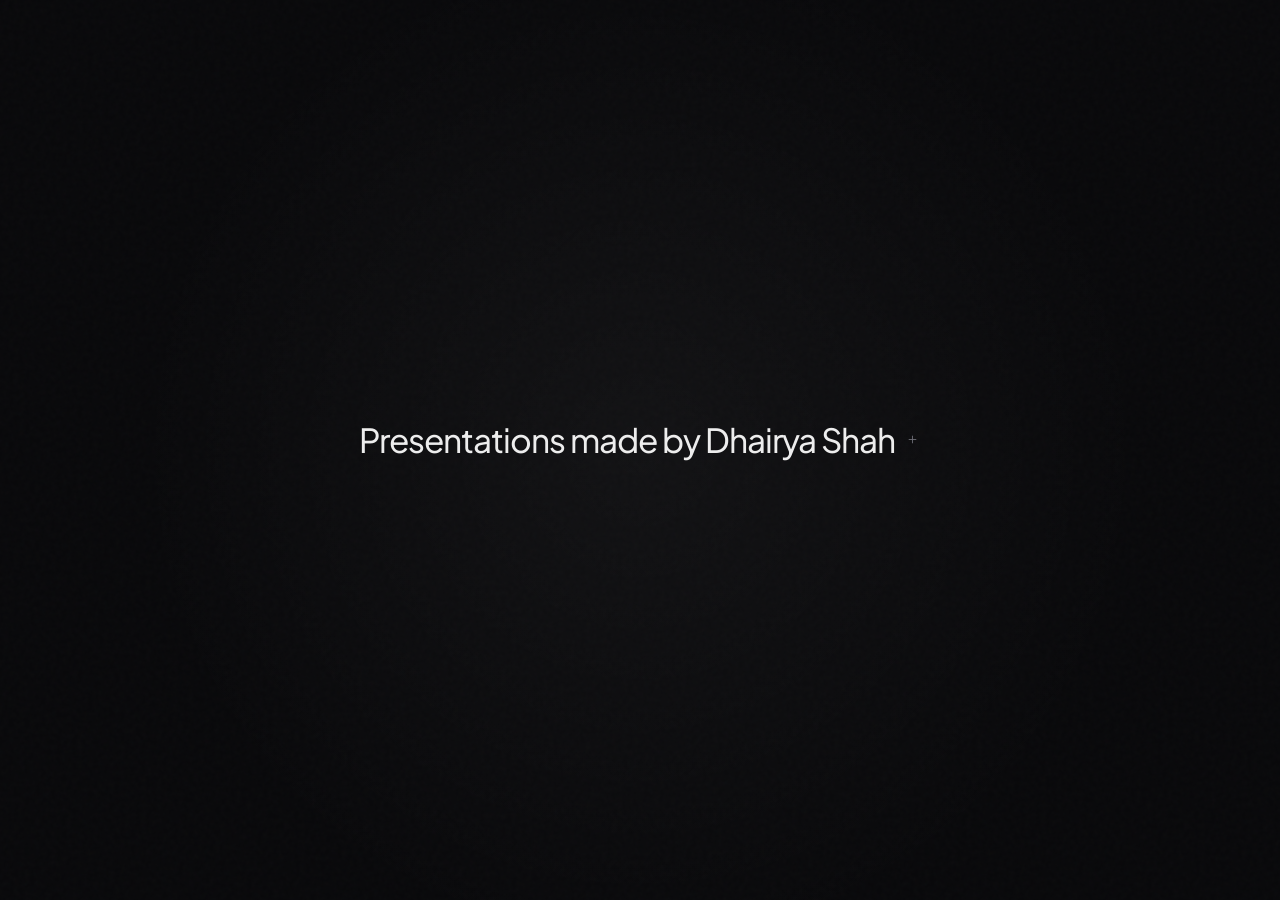
<file: index.html>
<!DOCTYPE html>
<html lang="en">
<head>
  <meta charset="utf-8">
  <meta name="viewport" content="width=device-width, initial-scale=1, viewport-fit=cover">
  <title>Presentations made by Dhairya Shah</title>
  <meta name="description" content="Presentations and slide decks crafted by Dhairya Shah.">
  <meta name="theme-color" content="#09090b">
  
  <link rel="preconnect" href="https://fonts.googleapis.com">
  <link rel="preconnect" href="https://fonts.gstatic.com" crossorigin>
  <link href="https://fonts.googleapis.com/css2?family=Plus+Jakarta+Sans:wght@300;400;450;500;600&display=swap" rel="stylesheet">

  <style>
    :root {
      --bg: #09090b;
      --fg-primary: #ededed;
      --fg-secondary: #71717a;
      --fg-muted: #52525b;
      --accent: #ffffff;
      --ease-out: cubic-bezier(0.16, 1, 0.3, 1);
      --ease-glide: cubic-bezier(0.23, 1, 0.32, 1);
      --ease-spring: cubic-bezier(0.34, 1.56, 0.64, 1);
      --font: "Plus Jakarta Sans", -apple-system, BlinkMacSystemFont, "SF Pro Display", "Geist", "Inter", system-ui, sans-serif;
    }

    *, *::before, *::after {
      box-sizing: border-box;
      margin: 0;
      padding: 0;
    }

    html, body {
      height: 100%;
      background-color: var(--bg);
      color: var(--fg-primary);
      font-family: var(--font);
      -webkit-font-smoothing: antialiased;
      -moz-osx-font-smoothing: grayscale;
      text-rendering: optimizeLegibility;
      overflow: hidden;
      user-select: none;
      -webkit-user-select: none;
    }

    /* Ambient Spotlight & Fine Grain */
    .ambient-glow {
      position: fixed;
      inset: 0;
      pointer-events: none;
      z-index: 0;
      background: radial-gradient(680px circle at var(--x, 50%) var(--y, 50%), rgba(255, 255, 255, 0.04), transparent 75%);
      transition: opacity 0.6s ease;
    }

    .grain {
      position: fixed;
      inset: 0;
      pointer-events: none;
      z-index: 1;
      opacity: 0.022;
      background-image: url("data:image/svg+xml,%3Csvg viewBox='0 0 200 200' xmlns='http://www.w3.org/2000/svg'%3E%3Cfilter id='noiseFilter'%3E%3CfeTurbulence type='fractalNoise' baseFrequency='0.85' numOctaves='3' stitchTiles='stitch'/%3E%3C/filter%3E%3Crect width='100%25' height='100%25' filter='url(%23noiseFilter)'/%3E%3C/svg%3E");
    }

    /* Main Viewport Container */
    .viewport {
      position: relative;
      z-index: 2;
      height: 100vh;
      display: flex;
      flex-direction: column;
      align-items: center;
      justify-content: center;
      padding: 24px;
    }

    /* Central Stage */
    .center-stage {
      display: flex;
      flex-direction: column;
      align-items: center;
      text-align: center;
      position: relative;
      transition: transform 0.65s var(--ease-out);
      will-change: transform;
    }

    .center-stage.expanded {
      transform: translateY(-44px);
    }

    /* Central Master Trigger */
    .master-trigger {
      appearance: none;
      background: transparent;
      border: none;
      outline: none;
      cursor: pointer;
      color: var(--fg-primary);
      font-family: inherit;
      font-size: clamp(1.45rem, 2.6vw, 2.2rem);
      font-weight: 450;
      letter-spacing: -0.03em;
      line-height: 1.25;
      padding: 8px 18px;
      position: relative;
      display: inline-flex;
      align-items: center;
      gap: 9px;
      transition: color 0.3s ease, letter-spacing 0.35s var(--ease-out);
      border-radius: 9999px;
    }

    .master-trigger:focus-visible {
      outline: 1px solid rgba(255, 255, 255, 0.4);
      outline-offset: 6px;
    }

    .trigger-text {
      position: relative;
      display: inline-block;
    }

    .trigger-text::after {
      content: "";
      position: absolute;
      left: 0;
      bottom: -3px;
      width: 100%;
      height: 1px;
      background: linear-gradient(90deg, transparent, rgba(255, 255, 255, 0.55), transparent);
      transform: scaleX(0);
      transform-origin: center;
      transition: transform 0.4s var(--ease-out);
    }

    .master-trigger:hover .trigger-text::after {
      transform: scaleX(1);
    }

    /* Minimalist plus / minus glyph */
    .trigger-indicator {
      display: inline-flex;
      align-items: center;
      justify-content: center;
      width: 16px;
      height: 16px;
      position: relative;
      color: var(--fg-secondary);
      transition: color 0.3s ease, transform 0.45s var(--ease-spring);
    }

    .trigger-indicator svg {
      width: 13px;
      height: 13px;
      stroke-width: 1.6;
      transition: transform 0.45s var(--ease-spring);
    }

    .master-trigger:hover {
      color: #ffffff;
    }

    .master-trigger:hover .trigger-indicator {
      color: #ffffff;
    }

    .center-stage.expanded .trigger-indicator {
      transform: rotate(45deg);
      color: var(--fg-secondary);
    }

    .center-stage.expanded .master-trigger:hover .trigger-indicator {
      color: #ffffff;
      transform: rotate(45deg) scale(1.1);
    }

    /* Pure Typography List (Zero UI) */
    .deck-list {
      list-style: none;
      margin-top: 20px;
      width: 100%;
      max-width: 640px;
      display: flex;
      flex-direction: column;
      align-items: center;
      gap: 16px;
      opacity: 0;
      max-height: 0;
      overflow: visible;
      pointer-events: none;
      transition: opacity 0.35s ease, max-height 0.65s var(--ease-out);
    }

    .center-stage.expanded .deck-list {
      opacity: 1;
      max-height: 600px;
      pointer-events: auto;
    }

    .deck-item {
      opacity: 0;
      transform: translateY(14px);
      transition: opacity 0.4s var(--ease-out), transform 0.45s var(--ease-out);
      width: 100%;
      display: flex;
      justify-content: center;
    }

    .center-stage.expanded .deck-item {
      opacity: 1;
      transform: translateY(0);
      transition-delay: calc(var(--i) * 45ms);
    }

    /* Individual Title Link */
    .deck-link {
      display: inline-flex;
      align-items: center;
      justify-content: center;
      gap: 10px;
      text-decoration: none;
      color: rgba(237, 237, 237, 0.72);
      font-size: clamp(1.1rem, 1.55vw, 1.35rem);
      font-weight: 400;
      letter-spacing: -0.022em;
      line-height: 1.35;
      padding: 6px 18px;
      position: relative;
      outline: none;
      transition: color 0.25s ease, opacity 0.3s ease, transform 0.28s var(--ease-glide), filter 0.3s ease;
      cursor: pointer;
    }

    .deck-link:focus-visible {
      outline: 1px solid rgba(255, 255, 255, 0.4);
      outline-offset: 4px;
      border-radius: 4px;
    }

    .deck-title {
      position: relative;
    }

    .deck-title::after {
      content: "";
      position: absolute;
      left: 0;
      bottom: -2px;
      width: 100%;
      height: 1px;
      background: linear-gradient(90deg, rgba(255,255,255,0.7), transparent);
      transform: scaleX(0);
      transform-origin: left;
      transition: transform 0.3s var(--ease-out);
    }

    /* Arrow cue */
    .arrow-cue {
      display: inline-flex;
      align-items: center;
      justify-content: center;
      width: 14px;
      height: 14px;
      opacity: 0;
      transform: translateX(-5px) translateY(1px);
      transition: opacity 0.25s var(--ease-out), transform 0.28s var(--ease-out);
      color: var(--fg-secondary);
    }

    .arrow-cue svg {
      width: 13px;
      height: 13px;
      stroke-width: 1.5;
    }

    /* Subtle Focus Dimming (Hover on fine pointers) */
    @media (hover: hover) and (pointer: fine) {
      .deck-list:hover .deck-link {
        opacity: 0.24;
        filter: blur(0.25px);
      }

      .deck-list:hover .deck-link:hover {
        opacity: 1;
        color: #ffffff;
        filter: none;
        transform: translateX(6px);
      }

      .deck-link:hover .deck-title::after {
        transform: scaleX(1);
      }

      .deck-link:hover .arrow-cue {
        opacity: 1;
        transform: translateX(0) translateY(1px);
        color: #ffffff;
      }
    }

    /* Touch refinement */
    @media (hover: none) {
      .deck-link:active {
        color: #ffffff;
        transform: scale(0.98);
      }
    }

    /* Subdued footer hint */
    .footer-note {
      position: fixed;
      bottom: 24px;
      font-size: 0.76rem;
      letter-spacing: 0.05em;
      color: var(--fg-muted);
      opacity: 0;
      transition: opacity 0.5s ease;
      pointer-events: none;
      text-transform: uppercase;
      font-weight: 500;
    }

    .center-stage.expanded ~ .footer-note {
      opacity: 0.65;
    }

    /* Reduced Motion */
    @media (prefers-reduced-motion: reduce) {
      .center-stage, .master-trigger, .deck-list, .deck-item, .deck-link, .arrow-cue, .trigger-indicator, .trigger-text::after, .deck-title::after {
        transition-duration: 0.01ms !important;
        animation: none !important;
        transform: none !important;
      }
    }
  </style>
</head>
<body>

  <!-- Ambient Light Follower -->
  <div class="ambient-glow" id="ambientGlow" aria-hidden="true"></div>
  <div class="grain" aria-hidden="true"></div>

  <!-- Viewport -->
  <main class="viewport">
    
    <div class="center-stage" id="centerStage">
      
      <!-- Minimalist Central Title & Micro-Interaction Trigger -->
      <button 
        type="button" 
        class="master-trigger" 
        id="masterTrigger" 
        aria-expanded="false" 
        aria-controls="deckList"
        aria-label="Presentations made by Dhairya Shah. Click to view all presentations."
      >
        <span class="trigger-text">Presentations made by Dhairya Shah</span>
        <span class="trigger-indicator" aria-hidden="true">
          <svg viewBox="0 0 24 24" fill="none" stroke="currentColor">
            <line x1="12" y1="5" x2="12" y2="19"></line>
            <line x1="5" y1="12" x2="19" y2="12"></line>
          </svg>
        </span>
      </button>

      <!-- Pure Typography Presentation List (Zero UI) -->
      <ul class="deck-list" id="deckList" role="list">
        
        <li class="deck-item" style="--i:0">
          <a class="deck-link" href="/english-x-sigma" data-index="0">
            <span class="deck-title">Glimpses of India — Goa &amp; Sikkim</span>
            <span class="arrow-cue" aria-hidden="true">
              <svg viewBox="0 0 24 24" fill="none" stroke="currentColor">
                <line x1="7" y1="17" x2="17" y2="7"></line>
                <polyline points="7 7 17 7 17 17"></polyline>
              </svg>
            </span>
          </a>
        </li>

        <li class="deck-item" style="--i:1">
          <a class="deck-link" href="/sciencev2" data-index="1">
            <span class="deck-title">Improvement in Food Resources</span>
            <span class="arrow-cue" aria-hidden="true">
              <svg viewBox="0 0 24 24" fill="none" stroke="currentColor">
                <line x1="7" y1="17" x2="17" y2="7"></line>
                <polyline points="7 7 17 7 17 17"></polyline>
              </svg>
            </span>
          </a>
        </li>

        <li class="deck-item" style="--i:2">
          <a class="deck-link" href="/smvs" data-index="2">
            <span class="deck-title">World Cup 2026</span>
            <span class="arrow-cue" aria-hidden="true">
              <svg viewBox="0 0 24 24" fill="none" stroke="currentColor">
                <line x1="7" y1="17" x2="17" y2="7"></line>
                <polyline points="7 7 17 7 17 17"></polyline>
              </svg>
            </span>
          </a>
        </li>

        <li class="deck-item" style="--i:3">
          <a class="deck-link" href="/yoga" data-index="3">
            <span class="deck-title">Entrepreneurial Skills</span>
            <span class="arrow-cue" aria-hidden="true">
              <svg viewBox="0 0 24 24" fill="none" stroke="currentColor">
                <line x1="7" y1="17" x2="17" y2="7"></line>
                <polyline points="7 7 17 7 17 17"></polyline>
              </svg>
            </span>
          </a>
        </li>

        <li class="deck-item" style="--i:4">
          <a class="deck-link" href="/frenchv2" data-index="4">
            <span class="deck-title">Les Temps et La Conjugaison</span>
            <span class="arrow-cue" aria-hidden="true">
              <svg viewBox="0 0 24 24" fill="none" stroke="currentColor">
                <line x1="7" y1="17" x2="17" y2="7"></line>
                <polyline points="7 7 17 7 17 17"></polyline>
              </svg>
            </span>
          </a>
        </li>

      </ul>

    </div>

    <div class="footer-note" aria-hidden="true">ESC TO CLOSE</div>

  </main>

  <script>
    (function() {
      const stage = document.getElementById('centerStage');
      const trigger = document.getElementById('masterTrigger');
      const glow = document.getElementById('ambientGlow');
      const links = Array.from(document.querySelectorAll('.deck-link'));
      let isExpanded = false;

      // Discreet Micro-haptic Audio Synthesizer (Pure Web Audio API, ultra-quiet tactile feedback)
      let audioCtx = null;
      function playMicroTick(pitch = 600, duration = 0.015, gainVal = 0.012) {
        try {
          if (!audioCtx) {
            const AudioContextClass = window.AudioContext || window.webkitAudioContext;
            if (AudioContextClass) audioCtx = new AudioContextClass();
          }
          if (audioCtx && audioCtx.state === 'suspended') {
            audioCtx.resume();
          }
          if (!audioCtx) return;

          const osc = audioCtx.createOscillator();
          const gain = audioCtx.createGain();
          osc.type = 'sine';
          osc.frequency.setValueAtTime(pitch, audioCtx.currentTime);
          osc.frequency.exponentialRampToValueAtTime(pitch * 0.4, audioCtx.currentTime + duration);

          gain.gain.setValueAtTime(gainVal, audioCtx.currentTime);
          gain.gain.exponentialRampToValueAtTime(0.0001, audioCtx.currentTime + duration);

          osc.connect(gain);
          gain.connect(audioCtx.destination);
          osc.start();
          osc.stop(audioCtx.currentTime + duration);
        } catch (_) {}
      }

      function toggleState(forceState) {
        isExpanded = typeof forceState === 'boolean' ? forceState : !isExpanded;
        stage.classList.toggle('expanded', isExpanded);
        trigger.setAttribute('aria-expanded', isExpanded ? 'true' : 'false');
        playMicroTick(isExpanded ? 520 : 380, 0.02, 0.018);
      }

      trigger.addEventListener('click', (e) => {
        e.stopPropagation();
        toggleState();
      });

      // Close when clicking outside the stage
      document.addEventListener('click', (e) => {
        if (isExpanded && !stage.contains(e.target)) {
          toggleState(false);
        }
      });

      // Subtle ambient spotlight tracking
      window.addEventListener('pointermove', (e) => {
        const x = (e.clientX / window.innerWidth) * 100;
        const y = (e.clientY / window.innerHeight) * 100;
        document.documentElement.style.setProperty('--x', `${x}%`);
        document.documentElement.style.setProperty('--y', `${y}%`);
      }, { passive: true });

      // Tactile sound on hover
      links.forEach((link) => {
        link.addEventListener('mouseenter', () => {
          playMicroTick(760, 0.012, 0.009);
        });
      });

      // Keyboard Accessibility
      window.addEventListener('keydown', (e) => {
        if (e.key === 'Escape' && isExpanded) {
          toggleState(false);
          trigger.focus();
        } else if ((e.key === 'ArrowDown' || e.key === 'ArrowUp') && isExpanded) {
          e.preventDefault();
          const currentIndex = links.indexOf(document.activeElement);
          let nextIndex = 0;
          if (e.key === 'ArrowDown') {
            nextIndex = currentIndex < links.length - 1 ? currentIndex + 1 : 0;
          } else {
            nextIndex = currentIndex > 0 ? currentIndex - 1 : links.length - 1;
          }
          links[nextIndex].focus();
          playMicroTick(700, 0.01, 0.007);
        }
      });

      // URL hash deep linking (e.g. slides.d-verse.in/#list opens immediately)
      if (window.location.hash === '#list' || window.location.hash === '#all') {
        toggleState(true);
      }
    })();
  </script>

</body>
</html>
</file>
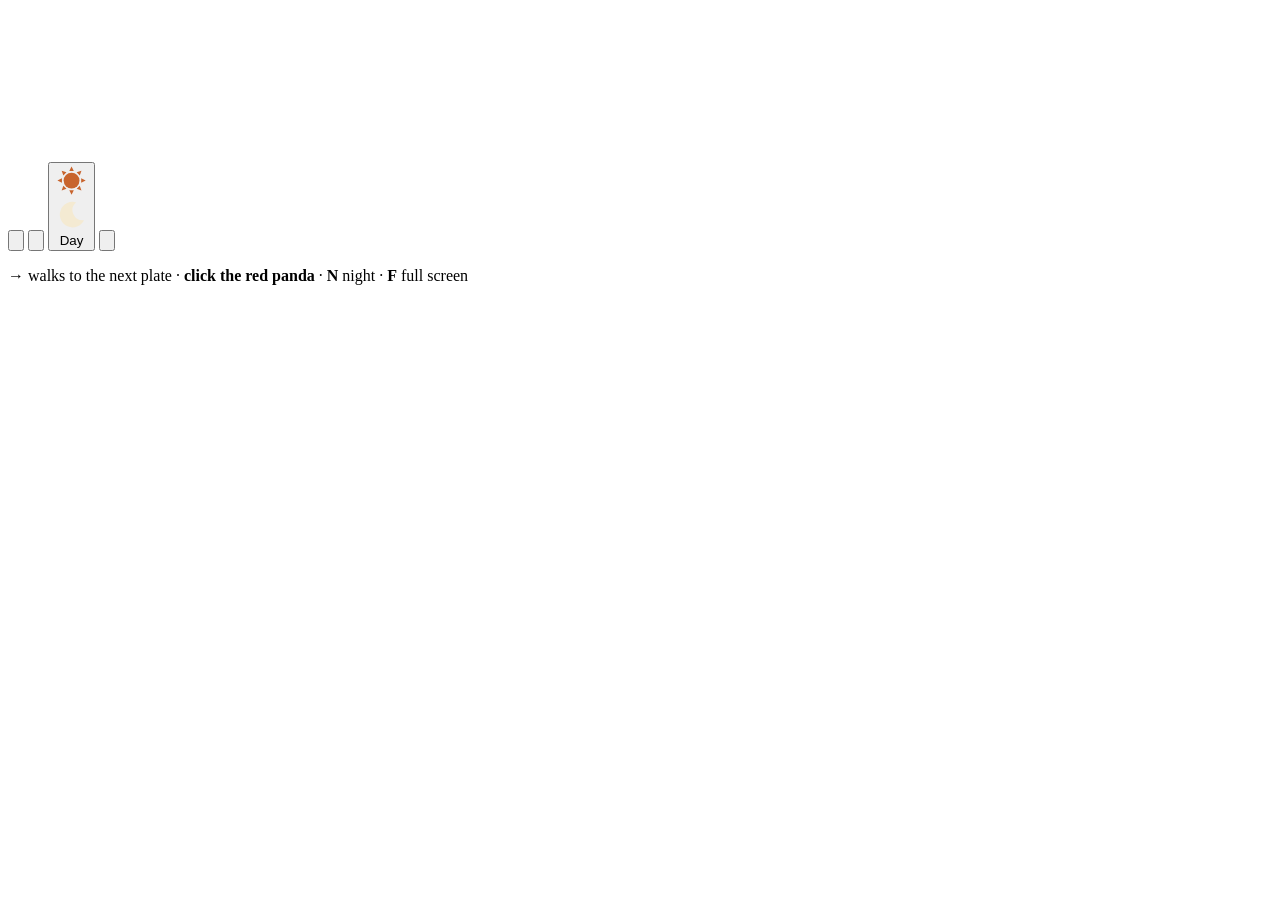
<file: english-x-sigma/src/index.html>
<!doctype html>
<html lang="en">
<head>
<meta charset="utf-8">
<meta name="viewport" content="width=device-width,initial-scale=1,viewport-fit=cover">
<meta name="theme-color" content="#f3e8d2">
<meta name="description" content="Glimpses of India — Goa (A Baker from Goa) and Sikkim: folk dance, culture and food. A paper-cut diorama presentation by Class X Sigma.">
<title>Glimpses of India · Goa & Sikkim · Class X Sigma</title>
<style>
/*__STYLE__*/
</style>
</head>
<body>
<main class="stage" id="stage" aria-label="Glimpses of India: a paper-cut diorama presentation that walks from a forest hollow to Goa and up to Sikkim">
  <div class="viewport" id="vp">
    <div class="sky" id="sky">
      <div class="sky-night"></div>
      <svg class="sky-grain" aria-hidden="true" focusable="false"><rect width="100%" height="100%" fill="url(#grainPat)"/></svg>
      <svg class="pins" id="pins" aria-hidden="true" focusable="false"></svg>
    </div>
    <div class="layer" id="hangs" data-depth="0.4" aria-hidden="true"></div>
    <div id="layers"></div>
    <div class="content" id="content"></div>
    <nav class="controls" aria-label="Presentation controls">
      <button type="button" class="chip" id="prev" aria-label="Previous plate"><svg class="arrow" viewBox="0 0 24 24" aria-hidden="true" focusable="false"><path fill="none" stroke="currentColor" stroke-width="1.8" stroke-linecap="round" stroke-linejoin="round" d="M15 5l-7 7 7 7"/></svg></button>
      <span class="chip counter" id="counter" aria-live="polite"></span>
      <button type="button" class="chip" id="next" aria-label="Next plate"><svg class="arrow" viewBox="0 0 24 24" aria-hidden="true" focusable="false"><path fill="none" stroke="currentColor" stroke-width="1.8" stroke-linecap="round" stroke-linejoin="round" d="M9 5l7 7-7 7"/></svg></button>
      <button type="button" class="chip" id="toggle" aria-pressed="false" aria-label="Night">
        <span class="track" aria-hidden="true"><span class="knob">
          <svg class="k-sun" viewBox="-11 -11 22 22" focusable="false"><g fill="#c8642d"><circle r="5.6"/><path d="M0-10 1.6-6.8h-3.2zM0 10l1.6-3.2h-3.2zM-10 0l3.2 1.6v-3.2zM10 0 6.8 1.6v-3.2zM-7 -7l3.4 1.2-2.2 2.2zM7 7 3.6 5.8l2.2-2.2zM7 -7 5.8-3.6 3.6-5.8zM-7 7l1.2-3.4 2.2 2.2z"/></g></svg>
          <svg class="k-moon" viewBox="-11 -11 22 22" focusable="false"><path fill="#f4ead2" d="M3.2-8.6A9 9 0 1 0 8.8 4 7.2 7.2 0 0 1 3.2-8.6z"/></svg>
        </span></span>
        <span class="chip-label" id="toggleLabel">Day</span>
      </button>
      <button type="button" class="chip" id="embed" hidden aria-label="Save a copy of this presentation with the poster embedded"><span class="chip-label" style="min-width:0">Save copy with poster</span></button>
      <button type="button" class="chip" id="full" aria-label="Full screen"><svg class="arrow" viewBox="0 0 24 24" aria-hidden="true" focusable="false"><path fill="none" stroke="currentColor" stroke-width="1.8" stroke-linecap="round" stroke-linejoin="round" d="M4 9V4h5M20 9V4h-5M4 15v5h5M20 15v5h-5"/></svg></button>
    </nav>
    <p class="hint" id="hint"><span id="hintText"><b>→</b> walks to the next plate · <b>click the red panda</b> · <b>N</b> night · <b>F</b> full screen</span></p>
  </div>
</main>
<p class="sr-only" aria-live="polite" id="live"></p>

<svg class="defs" aria-hidden="true" focusable="false">
  <defs>
    <pattern id="grainPat" patternUnits="userSpaceOnUse" width="160" height="160"><image id="grainImg" width="160" height="160"/></pattern>
    <radialGradient id="winGlowGrad"><stop offset="0" stop-color="#ffd98a" stop-opacity=".75"/><stop offset=".45" stop-color="#ffc766" stop-opacity=".22"/><stop offset="1" stop-color="#ffc766" stop-opacity="0"/></radialGradient>
    <radialGradient id="lampGlowGrad"><stop offset="0" stop-color="#ffd98a" stop-opacity=".8"/><stop offset=".4" stop-color="#ffc766" stop-opacity=".25"/><stop offset="1" stop-color="#ffc766" stop-opacity="0"/></radialGradient>
    <filter id="softGlow" x="-20%" y="-20%" width="140%" height="140%"><feGaussianBlur stdDeviation="1.2" result="blur"/><feMerge><feMergeNode in="blur"/><feMergeNode in="SourceGraphic"/></feMerge></filter>
  </defs>
</svg>

<script>
/*__PAPER__*/
</script>
<script>
/*__CONTENT__*/
</script>
<script>
/*__WORLD__*/
</script>
<script>
/*__DECK__*/
</script>
</body>
</html>
</file>
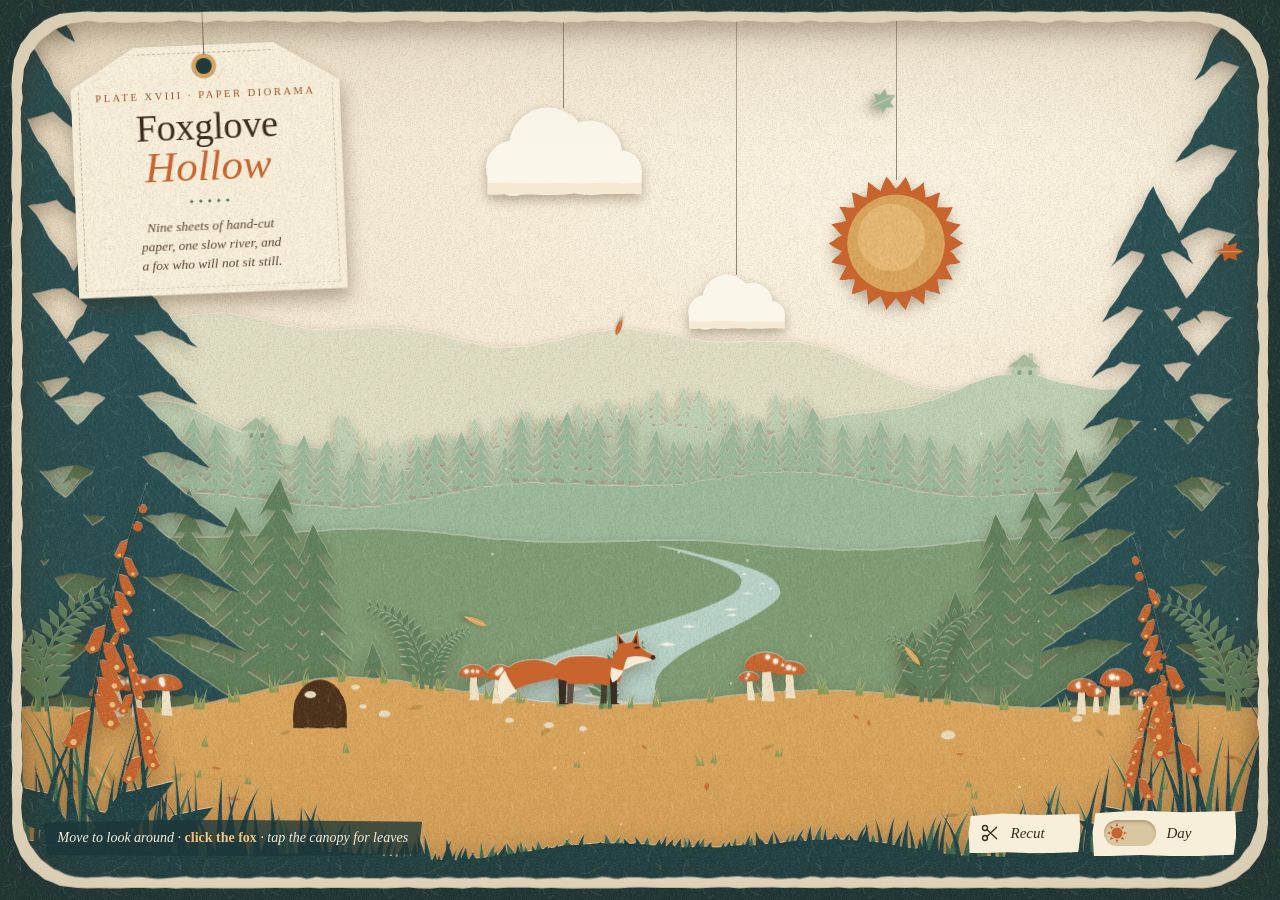
<file: foxglove.html>
<!DOCTYPE html>
<html lang="en">
<head>
<meta charset="utf-8">
<meta name="viewport" content="width=device-width, initial-scale=1, viewport-fit=cover">
<title>Foxglove Hollow — A Paper-Cut Forest Diorama</title>
<meta name="description" content="Foxglove Hollow: nine sheets of hand-cut paper stacked into a forest diorama with hills, pines, a winding river, mushrooms, ferns and a small fox. Move to look around, flip day to night, and make the fox hop.">
<meta name="theme-color" content="#f3e8d2">
<style>
:root{
  --cream:#f3e8d2;
  --sage:#9bb89b;
  --moss:#5f7f5b;
  --teal:#274e52;
  --ochre:#d9a45b;
  --orange:#c8642d;
  --ink:#3b2b1d;
  --serif:"Iowan Old Style","Palatino Linotype",Palatino,"Book Antiqua",P052,"URW Palladio L",Georgia,serif;
  --shade:rgba(58,38,18,.34);
  --edge:rgba(255,250,236,.5);
}
*{box-sizing:border-box}
html,body{margin:0;height:100%;overflow:hidden}
body{background:#1f3a3c;color:var(--ink);font-family:var(--serif);-webkit-font-smoothing:antialiased;-webkit-tap-highlight-color:transparent}
body.night{--shade:rgba(6,6,32,.62);--edge:rgba(176,186,255,.2)}

/* ---------- the box ---------- */
.stage{position:fixed;inset:0;overflow:hidden;touch-action:none;user-select:none;-webkit-user-select:none;cursor:default}
.sky{position:absolute;inset:0;background:radial-gradient(120% 75% at 70% 22%,#fbf3e1 0%,#f3e8d2 42%,#ecd9b4 100%)}
.sky-night{position:absolute;inset:0;opacity:0;transition:opacity 1.5s ease;background:radial-gradient(95% 70% at 70% 20%,#3a3f8a 0%,#252a69 36%,#161a45 72%,#10132f 100%)}
body.night .sky-night{opacity:1}
.sky-grain{position:absolute;inset:0;width:100%;height:100%;opacity:.9;transition:opacity 1.4s ease}
.pins{position:absolute;inset:0;width:100%;height:100%;opacity:0;transition:opacity 1.2s ease .5s}
body.night .pins{opacity:1}
.pins circle{fill:#fff4d6;transform-box:fill-box;transform-origin:center}
.pins .tw{animation:twinkle 3.2s ease-in-out infinite}
@keyframes twinkle{0%,100%{transform:scale(1);opacity:1}50%{transform:scale(.3);opacity:.35}}

.layer{position:absolute;left:0;top:0;will-change:transform;pointer-events:none}
.layer>svg{display:block;overflow:visible}
.cut{filter:drop-shadow(0 -1px 0 var(--edge)) drop-shadow(0 calc(var(--sh,4) * 1px) calc(var(--sh,4) * 1.5px) var(--shade));transition:filter 1.2s ease var(--d,0s)}
.place>svg{animation:placeIn .9s cubic-bezier(.2,.8,.25,1) both;animation-delay:calc(var(--i,0) * 70ms)}
@keyframes placeIn{from{transform:translateY(7%);opacity:0}to{transform:none;opacity:1}}

.layer path,.layer circle,.layer ellipse{transition:fill 1.25s cubic-bezier(.55,.05,.3,1) var(--d,0s),opacity 1.25s ease var(--d,0s),stroke 1.25s ease var(--d,0s)}
.grain{fill:url(#grainPat);pointer-events:none;transition:opacity 1.2s ease}
body.night .grain{opacity:.5}
body.night .sky-grain{opacity:.35}

/* day / night paper stock */
.c-far{fill:#dfdec3} body.night .c-far{fill:#4a508f}
.c-hill{fill:#bdcfb2} body.night .c-hill{fill:#3e4487}
.c-roof{fill:#a8bd9c} body.night .c-roof{fill:#353b7b}
.c-win{fill:#8aa083} body.night .c-win{fill:#ffd57c}
.winglow{opacity:0} body.night .winglow{opacity:1}
.c-ridge{fill:#9bb89b} body.night .c-ridge{fill:#343a7c}
.c-meadow{fill:#7e9c74} body.night .c-meadow{fill:#2b3071}
.c-river{fill:#b7d2c8} body.night .c-river{fill:#5763ae}
.c-ripple{fill:#f1f2e3} body.night .c-ripple{fill:#b9c1f2}
.glint{fill:#fff3c9;opacity:0} body.night .glint{opacity:.95;animation:glint 2.6s ease-in-out infinite}
@keyframes glint{0%,100%{opacity:.95}50%{opacity:.12}}
.c-moss{fill:#5f7f5b} body.night .c-moss{fill:#24295f}
.c-teal{fill:#274e52} body.night .c-teal{fill:#1a1d4e}
.c-ground{fill:#d9a45b} body.night .c-ground{fill:#352b63}
.c-burrow{fill:#4a3019} body.night .c-burrow{fill:#110e2a}
.c-stem{fill:#f0e3c6} body.night .c-stem{fill:#8d86b9}
.c-cap{fill:#c8642d} body.night .c-cap{fill:#7b3e6b}
.c-dot{fill:#f8efdc} body.night .c-dot{fill:#aef6e4}
.c-fern{fill:#5f7f5b} body.night .c-fern{fill:#262d62}
.c-fall1{fill:#c9713a} body.night .c-fall1{fill:#5a3766}
.c-fall2{fill:#b98f4c} body.night .c-fall2{fill:#443d78}
.c-tuft{fill:#8a9a55} body.night .c-tuft{fill:#2c2a5c}
.c-pebble{fill:#e9dcc0} body.night .c-pebble{fill:#5a5690}
.c-fg{fill:#1f4245} body.night .c-fg{fill:#121439}
.c-fg2{fill:#3d6a50} body.night .c-fg2{fill:#1b1d4a}
.c-bell{fill:#c8642d} body.night .c-bell{fill:#8a4a86}
.c-bell2{fill:#efc27d} body.night .c-bell2{fill:#d7a3d8}
.c-mat{fill:#efe3c9} body.night .c-mat{fill:#8f8bb6}
.c-frame{fill:#1c3739} body.night .c-frame{fill:#0b0c27}
.c-fox{fill:#c8642d} body.night .c-fox{fill:#a14f36}
.c-foxc{fill:#f6ecd6} body.night .c-foxc{fill:#d2cbe4}
.c-foxd{fill:#3a2b24} body.night .c-foxd{fill:#17152f}
.glowdots{filter:url(#softGlow)}
.puff{fill:#e0b673;opacity:0} body.night .puff{fill:#9d96cc}

/* ---------- hanging things (a little fly-system) ---------- */
.hang{position:absolute;top:0;transition:transform 1.6s cubic-bezier(.5,-.28,.25,1.22);transition-delay:var(--hd,0s)}
.hang .swing{position:relative;transform-origin:50% 0;animation:swing var(--sd,5s) ease-in-out infinite alternate;animation-delay:var(--sdl,0s)}
.hang .string{position:absolute;left:50%;top:0;width:1px;margin-left:-.5px;height:var(--len);background:linear-gradient(rgba(74,54,34,.25),rgba(74,54,34,.6))}
body.night .hang .string{background:linear-gradient(rgba(220,220,255,.08),rgba(220,220,255,.36))}
.hang .obj{position:absolute;left:50%;top:var(--len);transform:translate(-50%,-6%);filter:drop-shadow(0 5px 6px var(--shade))}
.hang .obj svg{display:block;overflow:visible}
.hang.day{transform:none}
body.night .hang.day{transform:translateY(calc(-1px * var(--up)))}
.hang.nite{transform:translateY(calc(-1px * var(--up)))}
body.night .hang.nite{transform:none}
@keyframes swing{from{transform:rotate(-1.6deg)}to{transform:rotate(1.6deg)}}
.halo{position:absolute;left:50%;top:50%;width:260%;height:260%;transform:translate(-50%,-50%);border-radius:50%;background:radial-gradient(circle,rgba(255,236,190,.34) 0%,rgba(255,236,190,.12) 34%,rgba(255,236,190,0) 66%);pointer-events:none}

/* ---------- leaves / fireflies ---------- */
.leaf{position:absolute;left:0;top:0;will-change:transform;filter:drop-shadow(1px 4px 3px var(--shade))}
.leaf svg{display:block}
.lf-a{fill:#d9a45b} body.night .lf-a{fill:#6c5a8f}
.lf-b{fill:#c8642d} body.night .lf-b{fill:#7a4577}
.lf-c{fill:#9bb89b} body.night .lf-c{fill:#4a569a}
.lf-v{fill:none;stroke:rgba(255,246,226,.55);stroke-width:.7} body.night .lf-v{stroke:rgba(210,210,255,.3)}
.leaf path{transition:fill 1.2s ease .6s}
#flies{pointer-events:none}

.vignette{position:absolute;inset:0;pointer-events:none;box-shadow:inset 0 0 16vmin rgba(60,36,14,.22);transition:box-shadow 1.4s ease}
body.night .vignette{box-shadow:inset 0 0 22vmin rgba(2,2,20,.55)}

/* ---------- the fox's hit target ---------- */
.fox-btn{position:absolute;left:0;top:0;width:10px;height:10px;padding:0;margin:0;border:0;border-radius:40%;background:transparent;cursor:pointer;pointer-events:auto;touch-action:manipulation}
.fox-btn:focus-visible{outline:2px dashed #fff6df;outline-offset:4px;box-shadow:0 0 0 6px rgba(39,78,82,.45)}

/* ---------- the tag ---------- */
.tag-wrap{position:fixed;top:0;left:clamp(26px,5.2vw,86px);z-index:10;transform-origin:50% 0;will-change:transform;pointer-events:none;filter:drop-shadow(2px 10px 9px var(--shade))}
.tag-string{display:block;margin:0 auto;width:1px;height:clamp(26px,5vh,54px);background:linear-gradient(rgba(74,54,34,.2),rgba(74,54,34,.7))}
body.night .tag-string{background:linear-gradient(rgba(230,230,255,.1),rgba(230,230,255,.45))}
.tag{position:relative;width:clamp(214px,21vw,290px);padding:44px 22px 20px;text-align:center;pointer-events:auto;
  background:#f8efdb;color:var(--ink);
  clip-path:polygon(24% 0,76% 0,100% 16%,100% 100%,0 100%,0 16%);
  transition:background-color 1.2s ease,color 1.2s ease}
body.night .tag{background:#e7e1ef;color:#2a2644}
.tag-grain{position:absolute;inset:0;width:100%;height:100%;pointer-events:none}
.tag>p,.tag>h1,.tag>.rule{position:relative}
.tag::after{content:"";position:absolute;inset:7px;border:1px dashed rgba(122,78,40,.35);clip-path:polygon(23% 0,77% 0,100% 15%,100% 100%,0 100%,0 15%);pointer-events:none}
.tag-hole{position:absolute;left:50%;top:13px;width:16px;height:16px;margin-left:-8px;border-radius:50%;background:#1f3a3c;box-shadow:0 0 0 3.5px var(--ochre),0 0 0 4.5px rgba(90,56,24,.35);transition:background-color 1.2s ease}
body.night .tag-hole{background:#141841}
.tag-knot{position:absolute;left:50%;top:-2px;width:1px;height:23px;margin-left:-.5px;background:rgba(74,54,34,.7)}
body.night .tag-knot{background:rgba(230,230,255,.45)}
.kicker{margin:0 0 8px;font-size:10.5px;letter-spacing:.24em;text-transform:uppercase;color:#9a5526;font-variant-numeric:oldstyle-nums}
body.night .kicker{color:#7b5aa6}
.tag h1{margin:0;font-weight:400;font-size:clamp(31px,3vw,42px);line-height:.96;letter-spacing:-.01em}
.tag h1 em{display:block;font-style:italic;color:var(--orange);font-size:1.12em;letter-spacing:0}
body.night .tag h1 em{color:#8d4a86}
.tag .sub{margin:12px auto 0;max-width:22ch;font-size:13.5px;line-height:1.42;font-style:italic;color:#5b4632}
body.night .tag .sub{color:#4a4468}
.rule{display:block;width:44px;height:6px;margin:12px auto 0;background:radial-gradient(circle,var(--moss) 1.4px,transparent 1.8px) 0 50%/9px 6px repeat-x}

/* ---------- controls ---------- */
.controls{position:fixed;right:clamp(18px,3.4vw,48px);bottom:clamp(18px,3.4vw,44px);z-index:11;display:flex;gap:12px;align-items:center}
.chip{appearance:none;display:inline-flex;align-items:center;gap:10px;padding:10px 16px 10px 12px;border:0;font:inherit;font-size:15px;color:var(--ink);cursor:pointer;background:#f8efdb;
  clip-path:polygon(2% 6%,30% 0,62% 4%,99% 1%,100% 52%,98% 96%,64% 100%,34% 97%,1% 100%,0 48%);
  filter:drop-shadow(0 4px 5px var(--shade));transition:transform .25s cubic-bezier(.3,1.6,.5,1),background-color 1.2s ease,color 1.2s ease}
.chip:hover{transform:translateY(-2px) rotate(-1deg)}
.chip:active{transform:translateY(1px) scale(.98)}
.chip:focus-visible{outline:none;background:#fff7e4;box-shadow:inset 0 0 0 2px var(--orange)}
body.night .chip{background:#e7e1ef;color:#2a2644}
.track{position:relative;width:52px;height:26px;border-radius:13px;background:#d9c7a1;box-shadow:inset 0 2px 3px rgba(80,50,20,.3);transition:background-color .9s ease}
body.night .track{background:#3a3f86}
.knob{position:absolute;top:2px;left:2px;width:22px;height:22px;border-radius:50%;transition:transform .7s cubic-bezier(.5,-.3,.3,1.35)}
body.night .knob{transform:translateX(26px)}
.knob svg{position:absolute;inset:0;width:22px;height:22px;transition:opacity .5s ease,transform .7s ease}
.knob .k-moon{opacity:0;transform:rotate(-90deg)}
body.night .knob .k-sun{opacity:0;transform:rotate(90deg)}
body.night .knob .k-moon{opacity:1;transform:none}
.chip-label{min-width:3.6em;text-align:left;font-style:italic}
.chip svg.scissors{width:20px;height:20px}
.hint{position:fixed;left:clamp(18px,3.4vw,48px);bottom:clamp(18px,3.4vw,44px);z-index:11;margin:0;padding:9px 14px;max-width:min(46vw,440px);font-size:14px;font-style:italic;line-height:1.35;color:#f8efdb;background:rgba(28,55,57,.78);
  clip-path:polygon(0 8%,40% 0,100% 6%,99% 94%,55% 100%,1% 96%);transition:opacity .8s ease,background-color 1.2s ease}
body.night .hint{background:rgba(12,13,40,.8);color:#e7e1ef}
.hint b{font-weight:600;font-style:normal;color:#f2c47f}
.hint.gone{opacity:0}
.sr-only{position:absolute;width:1px;height:1px;overflow:hidden;clip:rect(0 0 0 0);clip-path:inset(50%);white-space:nowrap}
.defs{position:absolute;width:0;height:0;overflow:hidden}

@media (max-width:640px){
  .tag{width:226px;padding:40px 12px 16px}
  .kicker{letter-spacing:.15em;font-size:10px}
  .tag h1{font-size:30px}
  .tag .sub{font-size:12.5px}
  .controls{left:50%;right:auto;transform:translateX(-50%);bottom:max(16px,env(safe-area-inset-bottom))}
  .chip{font-size:14px;padding:9px 14px 9px 10px}
  .hint{left:50%;transform:translateX(-50%);bottom:78px;max-width:calc(100vw - 40px);width:max-content;font-size:13px;text-align:center}
}
@media (prefers-reduced-motion:reduce){
  .place>svg{animation:none}
  .hang .swing,.pins .tw{animation:none}
  .hang{transition-duration:.6s}
}
</style>
</head>
<body>
<main class="stage" id="stage" aria-label="Foxglove Hollow: a paper-cut forest diorama of layered hills, pine ridges, a winding river, mushrooms, ferns, foxgloves and a small fox">
  <div class="sky" id="sky">
    <div class="sky-night"></div>
    <svg class="sky-grain" aria-hidden="true" focusable="false"><rect width="100%" height="100%" fill="url(#grainPat)"/></svg>
    <svg class="pins" id="pins" aria-hidden="true" focusable="false"></svg>
  </div>
  <div class="layer" id="hang" data-depth="0.4" aria-hidden="true"></div>
  <div class="layer cut place" id="L1" data-depth="1" style="--i:0;--sh:3" aria-hidden="true"><svg focusable="false"></svg></div>
  <div class="layer cut place" id="L2" data-depth="2" style="--i:1;--sh:3" aria-hidden="true"><svg focusable="false"></svg></div>
  <div class="layer cut place" id="L3" data-depth="3" style="--i:2;--sh:4" aria-hidden="true"><svg focusable="false"></svg></div>
  <div class="layer cut place" id="L4" data-depth="4" style="--i:3;--sh:4" aria-hidden="true"><svg focusable="false"></svg></div>
  <div class="layer cut place" id="L5" data-depth="5" style="--i:4;--sh:5" aria-hidden="true"><svg focusable="false"></svg></div>
  <div class="layer cut place" id="L6" data-depth="6" style="--i:5;--sh:6" aria-hidden="true"><svg focusable="false"></svg></div>
  <div class="layer cut place" id="L7" data-depth="7" style="--i:6;--sh:6">
    <svg focusable="false" aria-hidden="true"></svg>
    <button type="button" class="fox-btn" id="foxBtn" aria-label="The fox. Press to make it hop to a new spot"></button>
  </div>
  <canvas class="layer" id="flies" data-depth="7.4" aria-hidden="true"></canvas>
  <div class="layer" id="leaves" data-depth="7.7" aria-hidden="true"></div>
  <div class="layer cut place" id="L8" data-depth="8" style="--i:7;--sh:7" aria-hidden="true"><svg focusable="false"></svg></div>
  <div class="layer cut" id="L9" data-depth="2.2" style="--i:8;--sh:9" aria-hidden="true"><svg focusable="false"></svg></div>
  <div class="vignette" aria-hidden="true"></div>
</main>

<header class="tag-wrap" id="tagWrap">
  <span class="tag-string" aria-hidden="true"></span>
  <div class="tag" id="tag">
    <svg class="tag-grain" aria-hidden="true" focusable="false"><rect width="100%" height="100%" fill="url(#grainPat)"/></svg>
    <span class="tag-knot" aria-hidden="true"></span>
    <span class="tag-hole" aria-hidden="true"></span>
    <p class="kicker">Plate XVIII · Paper diorama</p>
    <h1>Foxglove <em>Hollow</em></h1>
    <span class="rule" aria-hidden="true"></span>
    <p class="sub">Nine sheets of hand-cut paper, one slow river, and a fox who will not sit still.</p>
  </div>
</header>

<nav class="controls" aria-label="Diorama controls">
  <button type="button" class="chip" id="recut" aria-label="Recut the forest with a new pattern">
    <svg class="scissors" viewBox="0 0 24 24" aria-hidden="true" focusable="false"><g fill="none" stroke="currentColor" stroke-width="1.6" stroke-linecap="round"><circle cx="6" cy="18" r="3"/><circle cx="6" cy="6" r="3"/><path d="M8.3 16.2 20 5M8.3 7.8 20 19M13 12h.01"/></g></svg>
    <span class="chip-label">Recut</span>
  </button>
  <button type="button" class="chip" id="toggle" aria-pressed="false" aria-label="Night">
    <span class="track" aria-hidden="true"><span class="knob">
      <svg class="k-sun" viewBox="-11 -11 22 22" focusable="false"><g fill="#c8642d"><circle r="5.6"/><path d="M0-10 1.6-6.8h-3.2zM0 10l1.6-3.2h-3.2zM-10 0l3.2 1.6v-3.2zM10 0 6.8 1.6v-3.2zM-7 -7l3.4 1.2-2.2 2.2zM7 7 3.6 5.8l2.2-2.2zM7 -7 5.8-3.6 3.6-5.8zM-7 7l1.2-3.4 2.2 2.2z"/></g></svg>
      <svg class="k-moon" viewBox="-11 -11 22 22" focusable="false"><path fill="#f4ead2" d="M3.2-8.6A9 9 0 1 0 8.8 4 7.2 7.2 0 0 1 3.2-8.6z"/></svg>
    </span></span>
    <span class="chip-label" id="toggleLabel">Day</span>
  </button>
</nav>
<p class="hint" id="hint"><span id="hintText">Move to look around · <b>click the fox</b> · tap the canopy for leaves</span></p>
<p class="sr-only" aria-live="polite" id="live"></p>

<svg class="defs" aria-hidden="true" focusable="false">
  <defs>
    <pattern id="grainPat" patternUnits="userSpaceOnUse" width="160" height="160"><image id="grainImg" width="160" height="160"/></pattern>
    <radialGradient id="winGlowGrad"><stop offset="0" stop-color="#ffd98a" stop-opacity=".75"/><stop offset=".45" stop-color="#ffc766" stop-opacity=".22"/><stop offset="1" stop-color="#ffc766" stop-opacity="0"/></radialGradient>
    <filter id="softGlow" x="-100%" y="-100%" width="300%" height="300%"><feGaussianBlur stdDeviation="1.6" result="b"/><feMerge><feMergeNode in="b"/><feMergeNode in="SourceGraphic"/></feMerge></filter>
  </defs>
</svg>

<script>
(() => {
  'use strict';
  const $ = id => document.getElementById(id);
  const stage = $('stage'), body = document.body;
  const reduceMQ = matchMedia('(prefers-reduced-motion: reduce)');
  let reduce = reduceMQ.matches;

  /* ---------- seeded randomness: every cut is repeatable ---------- */
  function mulberry32(a){return function(){a|=0;a=a+0x6D2B79F5|0;let t=Math.imul(a^a>>>15,1|a);t=t+Math.imul(t^t>>>7,61|t)^t;return((t^t>>>14)>>>0)/4294967296;};}
  let seed = 1847, R = mulberry32(seed);
  const rr = (a,b) => a + (b-a)*R();
  const q = n => Math.round(n*10)/10;
  const clamp = (v,a,b) => v<a?a:v>b?b:v;

  let W=0, H=0, M=0, U=0, S=0, portrait=false;

  /* ---------- paper geometry ---------- */
  function area(p){let a=0;for(let i=0;i<p.length;i++){const u=p[i],v=p[(i+1)%p.length];a+=u[0]*v[1]-v[0]*u[1];}return a;}
  function orient(p){return area(p)<0?p.slice().reverse():p;}
  // walk a polygon, subdividing each edge and nudging points sideways so the edge looks scissor-cut
  function trace(p,j,step){
    let s='';const n=p.length;
    for(let i=0;i<n;i++){
      const a=p[i],b=p[(i+1)%n],dx=b[0]-a[0],dy=b[1]-a[1],L=Math.hypot(dx,dy)||1,k=Math.max(1,Math.round(L/step)),nx=-dy/L,ny=dx/L;
      for(let t=0;t<k;t++){
        let x=a[0]+dx*t/k,y=a[1]+dy*t/k;
        if(t>0){const o=(R()-.5)*2*j;x+=nx*o;y+=ny*o;}
        s+=(s?'L':'M')+q(x)+' '+q(y);
      }
    }
    return s+'Z';
  }
  const cut  = (p,j=.7,step=7) => trace(orient(p),j,step);
  const hole = (p,j=.7,step=7) => trace(orient(p).slice().reverse(),j,step);
  function poly(p){p=orient(p);let s='M'+q(p[0][0])+' '+q(p[0][1]);for(let i=1;i<p.length;i++)s+='L'+q(p[i][0])+' '+q(p[i][1]);return s+'Z';}
  function circ(cx,cy,r,n){const p=[];n=n||Math.max(8,Math.round(r*1.4));for(let i=0;i<n;i++){const a=i/n*Math.PI*2;p.push([cx+Math.cos(a)*r,cy+Math.sin(a)*r]);}return p;}
  function wave(base,amps,lens){const ph=amps.map(()=>R()*Math.PI*2);return x=>{let y=base;for(let i=0;i<amps.length;i++)y+=amps[i]*Math.sin(x/lens[i]*Math.PI*2+ph[i]);return y;};}
  function ridge(fn,bottom,step=9,j=.9){const p=[];for(let x=-M;x<=W+M+step;x+=step)p.push([x,fn(x)+(R()-.5)*2*j]);p.push([W+M+step,bottom],[-M,bottom]);return poly(p);}

  function pine(cx,by,h,w){
    const n=h>420?9:h>160?7:h>70?5:h>32?4:3;
    const trunkH=h*.09,crown=h-trunkH,tip=by-h,st=crown/(n+.45);
    const j=Math.max(.45,h/520),step=Math.max(5,h/70),lean=(R()-.5)*w*.12;
    let d='';
    for(let i=0;i<n;i++){
      const top=tip+i*st,bot=tip+(i+1.45)*st,k=(i+1)/n;
      const base=w*.5*(.26+.74*Math.pow(k,.9));
      const hr=base*(1+(R()-.5)*.16),hl=base*(1+(R()-.5)*.16),droop=st*.14;
      const cx0=cx+lean*(1-k);
      d+=cut([[cx0,top],[cx+hr,bot+(R()-.5)*droop],[cx+hr*.5,bot-st*.28],[cx,bot-st*.18],[cx-hl*.5,bot-st*.28],[cx-hl,bot+(R()-.5)*droop]],j,step);
    }
    const tw=Math.max(1.4,w*.055);
    d+=cut([[cx-tw,by+4],[cx-tw*.75,by-trunkH-st*.6],[cx+tw*.75,by-trunkH-st*.6],[cx+tw,by+4]],.3,8);
    return d;
  }
  function blade(bx,by,h,lean,wb){
    const L=[],Rt=[];
    for(let i=0;i<=6;i++){const t=i/6,x=bx+lean*t*t,y=by-h*t,hw=wb*.5*(1-t)*(1-t*.15);L.push([x-hw,y]);if(i<6)Rt.push([x+hw,y]);}
    return poly(L.concat(Rt.reverse()));
  }
  function bankFn(xa,xb,yEdge,wob){ // high at xa, sinking out of view toward xb
    return x=>{const s=clamp((x-xa)/(xb-xa),0,1);return yEdge+wob(x)+Math.pow(s,3)*(H+M-yEdge)*1.02;};
  }
  function bankPath(fn,x0,x1){const p=[],st=x1>x0?9:-9;for(let x=x0;st>0?x<=x1:x>=x1;x+=st)p.push([x,Math.min(H+M,fn(x))+(R()-.5)*1.6]);p.push([x1,H+M],[x0,H+M]);return poly(p);}

  function mushroom(cx,by,s){
    const tilt=(R()-.5)*s*.3,capY=by-s*.86,rx=s*(.46+R()*.16),ry=s*(.34+R()*.12);
    const stem=cut([[cx-s*.17,by+2],[cx-s*.11+tilt*.6,capY+s*.05],[cx+s*.11+tilt*.6,capY+s*.05],[cx+s*.19,by+2]],.35,4);
    const cp=[];
    for(let i=0;i<=14;i++){const a=Math.PI+i/14*Math.PI;cp.push([cx+tilt+Math.cos(a)*rx,capY+Math.sin(a)*ry]);}
    cp.push([cx+tilt+rx*.7,capY+ry*.2],[cx+tilt,capY+ry*.28],[cx+tilt-rx*.7,capY+ry*.2]);
    const cap=cut(cp,.4,4);
    let dots='';const nd=2+Math.floor(R()*3);
    for(let i=0;i<nd;i++){const a=Math.PI*(1.15+R()*.7),rr2=R()*.55+.25;dots+=cut(circ(cx+tilt+Math.cos(a)*rx*rr2,capY+Math.sin(a)*ry*rr2*.9,s*(.05+R()*.05),7),.2,3);}
    return {stem,cap,dots};
  }
  function fern(bx,by,len,dir){
    let d='';const tipX=bx+dir*len*.62,tipY=by-len*.86,cx=bx+dir*len*.02,cy=by-len*.78;
    const P=t=>[(1-t)*(1-t)*bx+2*(1-t)*t*cx+t*t*tipX,(1-t)*(1-t)*by+2*(1-t)*t*cy+t*t*tipY];
    const sp=[],sp2=[];
    for(let i=0;i<=10;i++){const t=i/10,[x,y]=P(t),w=1.8*(1-t)+.4;sp.push([x-w,y]);sp2.push([x+w,y]);}
    d+=poly(sp.concat(sp2.reverse()));
    for(let t=.1;t<.97;t+=.075){
      const [x,y]=P(t),[x2,y2]=P(Math.min(1,t+.01)),ta=Math.atan2(y2-y,x2-x),L=len*.26*(1-t*.78);
      for(const side of [-1,1]){
        const a=ta+side*1.05,ex=x+Math.cos(a)*L,ey=y+Math.sin(a)*L,mx=x+Math.cos(a)*L*.5,my=y+Math.sin(a)*L*.5,wd=L*.2;
        d+=cut([[x,y],[mx+Math.cos(a+Math.PI/2)*wd,my+Math.sin(a+Math.PI/2)*wd],[ex,ey],[mx-Math.cos(a+Math.PI/2)*wd,my-Math.sin(a+Math.PI/2)*wd]],.25,4);
      }
    }
    return d;
  }
  function foxglove(bx,by,h,lean,side){
    let stalk='',bells='',inner='';
    const P=t=>[bx+lean*t*t,by-h*t];
    const L=[],Rt=[];
    for(let i=0;i<=8;i++){const t=i/8,[x,y]=P(t),w=2.2*(1-t)+.7;L.push([x-w,y]);Rt.push([x+w,y]);}
    stalk=poly(L.concat(Rt.reverse()));
    // leaves at the foot
    for(const sd of [-1,1]){const ll=h*.28;stalk+=cut([[bx,by],[bx+sd*ll*.35,by-ll*.5],[bx+sd*ll*.9,by-ll*.62],[bx+sd*ll*.55,by-ll*.18]],.5,6);}
    for(let t=.36;t<.97;t+=.048){
      const [x,y]=P(t),s=h*.075*(1-(t-.36)*1.05),sd=side*((Math.round(t*100)%3===0)?-1:1);
      if(t>.86){bells+=cut(circ(x+sd*s*.35,y+s*.2,s*.42,7),.2,3);continue;}
      bells+=cut([[x,y-s*.15],[x+sd*s*.55,y+s*.05],[x+sd*s*1.05,y+s*1.05],[x+sd*s*.78,y+s*1.28],[x+sd*s*.38,y+s*1.14],[x+sd*s*.12,y+s*.5]],.25,3);
      inner+=cut(circ(x+sd*s*.66,y+s*1.02,s*.13,6),.1,3);
    }
    return {stalk,bells,inner};
  }

  /* ---------- the fox (hand-drawn, facing right, feet on y = 0) ---------- */
  const FOX = `
    <g class="fox-tail"><path class="c-fox" d="M-30 -38C-46 -51 -70 -53 -86 -41C-96 -33 -99 -19 -93 -8C-87 -16 -76 -22 -64 -24C-52 -26 -41 -26 -32 -28Z"/>
      <path class="c-foxc" d="M-93 -8C-99 -19 -96 -33 -86 -41C-84 -33 -80 -24 -76 -18C-82 -16 -88 -12 -93 -8Z"/>
      <animateTransform attributeName="transform" type="rotate" values="0 -32 -32;-7 -32 -32;0 -32 -32;4 -32 -32;0 -32 -32" dur="2.8s" repeatCount="indefinite"/></g>
    <path class="c-foxd" d="M-22 -24L-15 -24L-16.5 -1H-22.5ZM13 -24L19 -24L18.5 -1H12.5Z" opacity=".78"/>
    <path class="c-fox" d="M-34 -30C-38 -41 -29 -49 -13 -49.5C3 -50.5 18 -50 28 -44C34 -40 36 -32 32 -24C26 -19 16 -19 8 -21L-20 -21C-28 -21 -33 -24 -34 -30Z"/>
    <path class="c-foxd" d="M-31.5 -26L-23 -24L-24 -1.5C-21 -1.2 -20 -0 -20 0H-31L-30.5 -2ZM22 -27L29 -27L29.5 -1.5C32 -1 33 0 33 0H23Z"/>
    <path class="c-fox" d="M22 -40C24 -48 27 -54 30 -58L28.5 -75L38 -63.5L44 -64L50.5 -77L52.5 -61C56 -57 60.5 -54 66 -51.5C68.5 -50.5 68.5 -47 66 -46C60 -44 54 -43 48 -41C42 -38 36 -34 30 -32Z"/>
    <path class="c-foxc" d="M40 -48.5C48 -50.5 58 -50.5 66 -46C60 -44 54 -43 48 -41C44 -39 40 -37 35.5 -35C37 -40 38 -45 40 -48.5ZM23.5 -38.5C29 -36.5 33 -35 36 -35.5C34 -30 30 -24.5 24.5 -22.5C22 -28 22 -34 23.5 -38.5Z"/>
    <path class="c-foxd" d="M31 -70.5L35.8 -63.8L31.6 -62.6ZM49.2 -71.6L50.2 -62.4L46.2 -63.4Z"/>
    <path class="c-foxd" d="M46.5 -58.2C48.6 -60.4 51.6 -60.4 53.2 -58.4C51 -57.2 48.8 -57.2 46.5 -58.2Z"><animateTransform attributeName="transform" type="scale" values="1 1;1 1;1 .1;1 1" keyTimes="0;.9;.95;1" dur="4.6s" repeatCount="indefinite" additive="sum"/></path>
    <circle class="c-foxd" cx="66.6" cy="-48.6" r="2.4"/>`;

  /* ---------- layer bookkeeping ---------- */
  const layerEls = Array.from(document.querySelectorAll('.layer'));
  const svgOf = id => $(id).querySelector('svg');
  let groundAt = () => 0;
  let fox = {fx:.46,x:0,y:0,dir:1,s:1,sx:1,sy:1,hop:null};
  const foxBtn = $('foxBtn');

  function sizeLayers(){
    const lw=W+2*M, lh=H+2*M;
    layerEls.forEach(el=>{
      el.style.left=(-M)+'px'; el.style.top=(-M)+'px';
      el.style.width=lw+'px'; el.style.height=lh+'px';
      const s=el.querySelector(':scope>svg');
      if(s){s.setAttribute('viewBox',`${-M} ${-M} ${lw} ${lh}`);s.setAttribute('width',lw);s.setAttribute('height',lh);}
    });
    layerEls.forEach((el,i)=>el.style.setProperty('--d',(i*0.1).toFixed(2)+'s'));
  }

  function build(){
    R = mulberry32(seed);
    W = Math.max(320, innerWidth); H = Math.max(420, innerHeight);
    portrait = H > W*1.08;
    U = Math.sqrt(W*H)/100;
    S = Math.min(W,H)*.042;
    M = Math.ceil(S*1.35+14);
    sizeLayers();

    const P = (land,port) => portrait ? port : land;

    /* sheet 1 — far hills */
    const far = wave(H*P(.395,.43),[H*.034,H*.016,H*.007],[W*1.15,W*.43,W*.16]);
    const d1 = ridge(far,H+M);
    svgOf('L1').innerHTML = `<path class="c-far" d="${d1}"/><path class="grain" d="${d1}"/>`;

    /* sheet 2 — rolling hill, tiny pines, two cottages with lamp-lit windows */
    const hill = wave(H*P(.47,.5),[H*.036,H*.014,H*.006],[W*.9,W*.34,W*.13]);
    let d2 = ridge(hill,H+M);
    const phs = R()*6;
    for(let x=-M; x<W+M; x+=rr(5,15)){
      if(Math.sin(x/W*8.5+phs)+Math.sin(x/W*21+phs*2)*.5 > .35){const h=rr(2.1,4.2)*U;d2+=pine(x,hill(x)+3,h,h*.55);}
    }
    let roofs='',wins='',glows='';
    for(const cxF of P([.2,.8],[.24,.8])){
      const cx=W*cxF,s=Math.max(12,U*2.3),by=hill(cx)+s*.25;
      d2+=cut([[cx-s*.52,by],[cx-s*.52,by-s*.62],[cx+s*.52,by-s*.62],[cx+s*.52,by]],.4,5);
      d2+=cut([[cx+s*.2,by-s*.8],[cx+s*.2,by-s*1.12],[cx+s*.36,by-s*1.12],[cx+s*.36,by-s*.7]],.3,4);
      roofs+=cut([[cx-s*.66,by-s*.54],[cx,by-s*1.08],[cx+s*.66,by-s*.54]],.4,4);
      for(const wx of [-.26,.18]){wins+=poly([[cx+wx*s,by-s*.42],[cx+(wx+.15)*s,by-s*.42],[cx+(wx+.15)*s,by-s*.24],[cx+wx*s,by-s*.24]]);}
      glows+=`<circle class="winglow" cx="${q(cx)}" cy="${q(by-s*.35)}" r="${q(s*1.5)}" fill="url(#winGlowGrad)"/>`;
    }
    svgOf('L2').innerHTML = `<path class="c-hill" d="${d2}"/><path class="c-roof" d="${roofs}"/><path class="grain" d="${d2}${roofs}"/>${glows}<path class="c-win" d="${wins}"/>`;

    /* sheet 3 — sage pine ridge */
    const rg = wave(H*P(.545,.565),[H*.014,H*.007],[W*.7,W*.23]);
    let d3 = ridge(rg,H+M);
    for(let x=-M; x<W+M; ){const h=rr(3.6,7.8)*U*(portrait?1.15:1),w=h*rr(.46,.58);d3+=pine(x,rg(x)+4,h,w);x+=w*rr(.42,.8);}
    svgOf('L3').innerHTML = `<path class="c-ridge" d="${d3}"/><path class="grain" d="${d3}"/>`;

    /* sheet 4 — meadow and the winding river */
    const md = wave(H*P(.6,.615),[H*.008,H*.004],[W*.8,W*.25]);
    const d4 = ridge(md,H+M,10,.6);
    const yBot=H*P(.86,.84), N=40, amp=W*P(.12,.2), ph=R()*.7-.2, cl=[];
    const Lb=[],Rb=[];
    for(let i=0;i<=N;i++){
      const t=i/N,y=md(W*.5)+5+(yBot-md(W*.5)-5)*Math.pow(t,1.3);
      const x=W*.52+amp*Math.sin(t*Math.PI*1.9+ph)*Math.pow(t,.65)+W*.03*Math.sin(t*9+ph);
      const w=W*.006+W*P(.25,.4)*Math.pow(t,1.75);
      cl.push([x,y,w]);Lb.push([x-w/2+(R()-.5)*1.4,y]);Rb.push([x+w/2+(R()-.5)*1.4,y]);
    }
    const dr=poly(Lb.concat(Rb.slice().reverse()));
    let rip='',gl='';
    for(let i=0;i<22;i++){
      const k=Math.floor(rr(.18,1)*N),[x,y,w]=cl[k],cx=x+(R()-.5)*w*.55,len=w*rr(.12,.32),th=Math.max(1,w*.022);
      rip+=poly([[cx-len/2,y],[cx,y-th],[cx+len/2,y],[cx,y+th*.6]]);
    }
    for(let i=0;i<16;i++){
      const k=Math.floor(rr(.1,.95)*N),[x,y,w]=cl[k],cx=x+(R()-.5)*w*.35,len=Math.max(3,w*rr(.05,.14)),th=Math.max(.8,w*.012);
      gl+=`<path class="glint" style="animation-delay:${(R()*3).toFixed(2)}s" d="${poly([[cx-len/2,y],[cx,y-th],[cx+len/2,y],[cx,y+th]])}"/>`;
    }
    svgOf('L4').innerHTML = `<path class="c-meadow" d="${d4}"/><path class="c-river" d="${dr}"/><path class="c-ripple" d="${rip}"/><path class="grain" d="${d4}"/>${gl}`;

    /* sheet 5 — moss pines on two banks, the middle left open for the river */
    const w5 = wave(0,[H*.012,H*.006],[W*.5,W*.17]);
    const xL5=W*P(.4,.44), xR5=W*P(.61,.56), y5=H*P(.675,.69);
    const bL5=bankFn(-M,xL5,y5,w5), bR5=bankFn(W+M,xR5,y5*1.005,w5);
    let d5=bankPath(bL5,-M,xL5)+bankPath(bR5,W+M,xR5);
    const pinesAlong=(fn,xa,xb,hMin,hMax,wr,fromEdge)=>{let d='';for(let x=xa;x<xb;){const s=fromEdge(x),h=rr(hMin,hMax)*(1-s*.5),w=Math.min(h*wr,W*P(.14,.2));if(fn(x)<H*.95)d+=pine(x,fn(x)+5,h,w);x+=w*rr(.4,.7);}return d;};
    d5+=pinesAlong(bL5,-M*.6,xL5*.74,H*P(.2,.19),H*P(.36,.3),.44,x=>clamp((x+M)/(xL5+M),0,1));
    d5+=pinesAlong(bR5,xR5+(W-xR5)*.26,W+M*.6,H*P(.2,.19),H*P(.36,.3),.44,x=>clamp((W+M-x)/(W+M-xR5),0,1));
    svgOf('L5').innerHTML = `<path class="c-moss" d="${d5}"/><path class="grain" d="${d5}"/>`;

    /* sheet 6 — the tall teal pines that frame the hollow */
    const w6 = wave(0,[H*.01,H*.005],[W*.4,W*.15]);
    const xL6=W*P(.26,.34), xR6=W*P(.74,.66), y6=H*P(.82,.83);
    const bL6=bankFn(-M,xL6,y6,w6), bR6=bankFn(W+M,xR6,y6,w6);
    let d6=bankPath(bL6,-M,xL6)+bankPath(bR6,W+M,xR6);
    const giants = portrait
      ? [[-.06,.9],[.12,.52],[1.05,.86],[.9,.5]]
      : [[.015,1.02],[.098,.7],[.975,.96],[.9,.64]];
    for(const [gx,gh] of giants){const x=W*gx,h=H*gh,w=Math.min(h*.4,W*P(.2,.36));d6+=pine(x,(gx<.5?bL6:bR6)(x)+8,h,w);}
    svgOf('L6').innerHTML = `<path class="c-teal" d="${d6}"/><path class="grain" d="${d6}"/>`;

    /* sheet 7 — the ochre forest floor: burrow, mushrooms, ferns, pebbles, the fox */
    const g7w = wave(H*P(.785,.8),[H*.011,H*.006],[W*.95,W*.3]);
    const burX=W*P(.25,.2), burR=W*P(.1,.18);
    const g7 = x => g7w(x) - H*.04*Math.exp(-Math.pow((x-burX)/burR,2));
    groundAt = g7;
    let d7 = ridge(g7,H+M,8,.7);
    let tufts='';
    for(let x=-M;x<W+M;x+=rr(18,60)){const y=g7(x)+2,n=3+Math.floor(R()*3);for(let k=0;k<n;k++)tufts+=blade(x+k*2.2,y+2,rr(.9,2.1)*U,rr(-.6,.6)*U,rr(2,3.4));}
    const bw=Math.max(18,W*P(.042,.085)),bh=bw*.72,by0=g7(burX)+bh*1.25;
    const arch=[[burX-bw/2,by0]];for(let i=0;i<=12;i++){const a=Math.PI+i/12*Math.PI;arch.push([burX+Math.cos(a)*bw/2,by0-bh*.35+Math.sin(a)*bh*.9]);}arch.push([burX+bw/2,by0]);
    const burrow=cut(arch,.6,5);
    let stems='',caps='',dots='';
    const clusters = P([[.1,4],[.6,3],[.87,5],[.38,2]],[[.12,3],[.64,3],[.9,2]]);
    for(const [cf,n] of clusters){
      for(let k=0;k<n;k++){
        const x=W*cf+(k-(n-1)/2)*U*rr(1.4,2.6),s=U*rr(1.1,3.1)*(k===Math.floor(n/2)?1.25:1)*P(1,1.25);
        const m=mushroom(x,g7(x)+s*.18,s);stems+=m.stem;caps+=m.cap;dots+=m.dots;
      }
    }
    let ferns='';
    for(const [ff,sz,dr2] of P([[.03,13,1],[.33,9,-1],[.47,7,1],[.72,10,1],[.96,12,-1]],[[.04,12,1],[.42,9,-1],[.78,10,1]])){
      const x=W*ff;ferns+=fern(x,g7(x)+4,sz*U*P(1,1.25),dr2);ferns+=fern(x+U*.8,g7(x)+4,sz*U*.7*P(1,1.25),-dr2);
    }
    let pebbles='';
    for(let i=0;i<9;i++){const x=rr(.05,.95)*W,y=g7(x)+rr(.6,3.5)*U,r=rr(.3,.75)*U;pebbles+=cut(circ(x,y,r,9).map(([a,b])=>[a,y+(b-y)*.6]),.25,3);}
    let fall1='',fall2='',lowT='';
    const nFall=Math.round(W/48);
    for(let i=0;i<nFall;i++){
      const x=rr(-.02,1.02)*W,top=g7(x)+U*2.2,y=top+Math.pow(R(),1.3)*(H*.965-top),sz=rr(.45,.9)*U,a=R()*Math.PI,ca=Math.cos(a),sa=Math.sin(a);
      const lp=[[-1,0],[-.3,-.42],[.35,-.36],[1,0],[.3,.4],[-.35,.36]].map(([u,v])=>[x+(u*ca-v*sa*.8)*sz,y+(u*sa+v*ca*.8)*sz*.62]);
      if(R()<.6)fall1+=cut(lp,.2,3);else fall2+=cut(lp,.2,3);
    }
    for(let i=0;i<Math.round(W/90);i++){const x=rr(0,1)*W,y=g7(x)+rr(.24,.8)*(H*.95-g7(x));for(let k=0;k<3;k++)lowT+=blade(x+k*2.4,y,rr(.6,1.4)*U,rr(-.5,.5)*U,rr(2,3));}
    svgOf('L7').innerHTML = `<path class="c-ground" d="${d7}"/><path class="c-fall1" d="${fall1}"/><path class="c-fall2" d="${fall2}"/><path class="c-tuft" d="${tufts}${lowT}"/><path class="c-burrow" d="${burrow}"/><path class="c-pebble" d="${pebbles}"/><path class="c-fern" d="${ferns}"/><path class="c-stem" d="${stems}"/><path class="c-cap" d="${caps}"/><path class="grain" d="${d7}${stems}${caps}"/><path class="c-dot glowdots" d="${dots}"/><g id="puffs"></g><g id="foxG">${FOX}</g>`;
    if(reduce){try{svgOf('L7').pauseAnimations();}catch(e){}}
    const pf=$('puffs');let ph2='';for(let i=0;i<8;i++)ph2+=`<path class="puff" d="M0 -2L2 1L-2 1Z"/>`;pf.innerHTML=ph2;

    /* sheet 8 — foreground grasses and foxgloves */
    const g8 = wave(H*P(.945,.955),[H*.008,H*.005],[W*.6,W*.2]);
    let d8 = ridge(g8,H+M,9,.8), fg2='';
    for(let x=-M;x<W+M;x+=rr(3.5,9)){
      const s=Math.abs(x-W/2)/(W/2),hm=H*(.018+P(.23,.2)*Math.pow(clamp(s,0,1.2),2.4)),h=hm*rr(.35,1),lean=rr(-.38,.38)*h,wb=rr(4,9)*(U/11+.4);
      const b=blade(x,g8(x)+6,h,lean,wb);
      if(R()<.3)fg2+=b;else d8+=b;
    }
    let stalks='',bells='',inner='';
    for(const [fx,fh,fl,sd] of P([[.065,.4,.05,1],[.115,.29,-.03,1],[.925,.36,-.04,-1],[.885,.24,.03,-1]],[[.08,.3,.04,1],[.92,.26,-.04,-1]])){
      const x=W*fx,f=foxglove(x,g8(x)+4,H*fh,W*fl,sd);stalks+=f.stalk;bells+=f.bells;inner+=f.inner;
    }
    svgOf('L8').innerHTML = `<path class="c-fg2" d="${fg2}"/><path class="c-fg" d="${d8}${stalks}"/><path class="c-bell" d="${bells}"/><path class="c-bell2" d="${inner}"/><path class="grain" d="${d8}${fg2}${stalks}${bells}"/>`;

    /* sheet 9 — the box: a deckle-edged cream mat inside a dark board frame */
    const e=Math.max(10,Math.min(W,H)*.024), rad=e*3;
    const outer=[[-M-4,-M-4],[W+M+4,-M-4],[W+M+4,H+M+4],[-M-4,H+M+4]];
    const rrect=(ins,wob)=>{const p=[],x0=ins,y0=ins,x1=W-ins,y1=H-ins,r=rad;
      const seg=(ax,ay,bx,by)=>{const L=Math.hypot(bx-ax,by-ay),k=Math.max(1,Math.round(L/11));for(let t=0;t<k;t++){const u=t/k;p.push([ax+(bx-ax)*u+(R()-.5)*wob,ay+(by-ay)*u+(R()-.5)*wob]);}};
      const arc=(cx,cy,a0)=>{for(let i=0;i<6;i++){const a=a0+i/6*Math.PI/2;p.push([cx+Math.cos(a)*r,cy+Math.sin(a)*r]);}};
      seg(x0+r,y0,x1-r,y0);arc(x1-r,y0+r,-Math.PI/2);seg(x1,y0+r,x1,y1-r);arc(x1-r,y1-r,0);seg(x1-r,y1,x0+r,y1);arc(x0+r,y1-r,Math.PI/2);seg(x0,y1-r,x0,y0+r);arc(x0+r,y0+r,Math.PI);
      return p;};
    const mat=cut(outer,0,4000)+hole(rrect(e,2.4),.5,6);
    const frame=cut(outer,0,4000)+hole(rrect(e*.55,1.2),.3,8);
    svgOf('L9').innerHTML = `<path class="c-mat" d="${mat}"/><path class="c-frame" d="${frame}"/><path class="grain" d="${frame}"/>`;

    buildHangers();
    buildPins();
    placeFox(fox.fx*W,false);
    sizeFlies();
  }

  /* ---------- sun, moon, clouds and stars hung on threads ---------- */
  function buildHangers(){
    const hang=$('hang'), m=Math.min(W,H);
    const sunD=clamp(m*.16,78,168), sunX=W*(portrait?.74:.7), sunY=H*(portrait?.33:.2);
    const items=[];
    // sun: scalloped burnt-orange rays behind an ochre disc
    let rays=[];for(let i=0;i<44;i++){const a=i/44*Math.PI*2,r=i%2?47:58;rays.push([Math.cos(a)*r,Math.sin(a)*r]);}
    const sunSvg=`<svg viewBox="-62 -62 124 124" width="${q(sunD)}" height="${q(sunD)}"><path fill="#c8642d" d="${cut(rays,.5,5)}"/><path fill="#d9a45b" d="${cut(circ(0,0,42,40),.5,5)}"/><path fill="#e6b772" d="${cut(circ(-4,-5,29,30),.4,5)}"/><path fill="url(#grainPat)" d="${cut(circ(0,0,42,40),.1,50)}"/></svg>`;
    items.push({cls:'day',x:sunX,y:sunY,h:sunD,html:sunSvg,delay:.1});
    // moon: a cream paper disc with cut craters and a warm halo
    const moonD=sunD*.86;
    const moonSvg=`<span class="halo"></span><svg viewBox="-50 -50 100 100" width="${q(moonD)}" height="${q(moonD)}" style="position:relative"><path fill="#f5ecd6" d="${cut(circ(0,0,44,44),.5,5)}"/><path fill="#e3d4b3" d="${cut(circ(-14,-10,9,14),.4,3)}${cut(circ(12,8,6,10),.3,3)}${cut(circ(-6,18,5,9),.3,3)}${cut(circ(18,-16,4,8),.3,3)}"/><path fill="url(#grainPat)" d="${cut(circ(0,0,44,40),.1,50)}"/></svg>`;
    items.push({cls:'nite',x:sunX-m*.02,y:sunY-m*.02,h:moonD,html:moonSvg,delay:.55});
    // clouds
    const cloudShape=(sc)=>{let d='';for(const [cx,cy,r] of [[-30,4,17],[-9,-9,24],[16,-5,20],[35,6,13]])d+=cut(circ(cx*sc,cy*sc,r*sc,22),.5,5);d+=cut([[-46*sc,20*sc],[-46*sc,6*sc],[48*sc,6*sc],[48*sc,20*sc]],.5,6);return d;};
    const clouds=portrait?[[.8,.12,.8],[.5,.375,.6]]:[[.44,.12,1],[.575,.305,.62]];
    clouds.forEach(([cx,cy,sc],i)=>{const cw=m*.19*sc;items.push({cls:'day',x:W*cx,y:H*cy,h:cw*.5,html:`<svg viewBox="-52 -36 104 60" width="${q(cw)}" height="${q(cw*.58)}"><path fill="#fbf6ea" d="${cloudShape(1)}"/><path fill="rgba(217,164,91,.16)" d="${cut([[-46,20],[-46,13],[48,13],[48,20]],.4,6)}"/></svg>`,delay:.2+i*.12});});
    // stars on threads
    const starPts=(r1,r2)=>{const p=[];for(let i=0;i<10;i++){const a=-Math.PI/2+i*Math.PI/5,r=i%2?r2:r1;p.push([Math.cos(a)*r,Math.sin(a)*r]);}return p;};
    const stars=portrait?[[.14,.4],[.5,.26],[.88,.16],[.4,.38],[.64,.12]]:[[.36,.1],[.5,.26],[.58,.08],[.84,.36],[.93,.12],[.3,.3],[.76,.06]];
    stars.forEach(([sx,sy],i)=>{const ss=m*rr(.024,.036);items.push({cls:'nite',x:W*sx,y:H*sy,h:ss,html:`<svg viewBox="-12 -12 24 24" width="${q(ss)}" height="${q(ss)}"><path fill="#e8b865" d="${cut(starPts(11,4.6),.2,3)}"/></svg>`,delay:.7+i*.08});});
    hang.innerHTML=items.map((it,i)=>{
      const len=it.y+M, up=len+it.h*1.6+40;
      return `<div class="hang ${it.cls}" style="left:${q(it.x+M)}px;--len:${q(len)}px;--up:${q(up)};--hd:${it.delay}s"><div class="swing" style="--sd:${(4+R()*3).toFixed(2)}s;--sdl:-${(R()*4).toFixed(2)}s"><span class="string"></span><div class="obj">${it.html}</div></div></div>`;
    }).join('');
  }
  function buildPins(){
    const pins=$('pins');pins.setAttribute('viewBox',`0 0 ${W} ${H}`);
    let s='';const n=Math.round(W*H/9000);
    for(let i=0;i<n;i++){const x=R()*W,y=Math.pow(R(),1.4)*H*.5,r=rr(.5,1.5);s+=`<circle${R()<.35?' class="tw"':''} style="animation-delay:-${(R()*3).toFixed(2)}s" cx="${q(x)}" cy="${q(y)}" r="${q(r)}"/>`;}
    pins.innerHTML=s;
  }

  /* ---------- fox placement and hopping ---------- */
  function foxScale(){return clamp(U*(portrait?.78:.72),5,11.5)/8;}
  function placeFox(x,keepY){
    fox.x=x;fox.y=groundAt(x);fox.s=foxScale();renderFox(0);
  }
  function renderFox(lift){
    const g=$('foxG');if(!g)return;
    const sx=fox.sx*fox.s*fox.dir, sy=fox.sy*fox.s;
    g.setAttribute('transform',`translate(${q(fox.x)} ${q(fox.y-lift)}) scale(${sx.toFixed(3)} ${sy.toFixed(3)})`);
    const bw=150*fox.s,bh=80*fox.s;
    foxBtn.style.width=q(bw)+'px';foxBtn.style.height=q(bh)+'px';
    foxBtn.style.transform=`translate(${q(fox.x+M-bw/2+fox.dir*(-8*fox.s))}px,${q(fox.y-lift+M-bh)}px)`;
  }
  function hop(){
    if(fox.hop)return;
    const minX=W*.12,maxX=W*.88;let tx;
    for(let k=0;k<12;k++){tx=minX+Math.random()*(maxX-minX);if(Math.abs(tx-fox.x)>W*.14&&Math.abs(tx-fox.x)<W*.5)break;}
    const dist=Math.abs(tx-fox.x);
    fox.hop={t:0,x0:fox.x,x1:tx,dur:reduce?.35:.55+dist/W*.6,hgt:Math.max(40*fox.s*6/8,dist*.32)};
    fox.dir=tx>fox.x?1:-1;
    say('The fox hops '+(fox.dir>0?'to the right':'to the left')+'.');
  }
  const puffs=[];
  function landPuff(){
    const els=$('puffs')?$('puffs').children:[];
    for(let i=0;i<els.length;i++){const a=Math.PI+(i/(els.length-1))*Math.PI;puffs[i]={el:els[i],x:fox.x,y:fox.y-2,vx:Math.cos(a)*rr(40,90)*fox.s,vy:Math.sin(a)*rr(30,70)*fox.s,r:R()*6,t:0};}
  }
  function stepFox(dt){
    if(fox.hop){
      const h=fox.hop;h.t+=dt/h.dur;const t=Math.min(1,h.t);
      let lift=0;
      if(t<.16){const u=t/.16;fox.sy=1-.2*Math.sin(u*Math.PI/2);fox.sx=1+.12*Math.sin(u*Math.PI/2);}
      else if(t<.86){const u=(t-.16)/.7,e=u<.5?2*u*u:1-Math.pow(-2*u+2,2)/2;fox.x=h.x0+(h.x1-h.x0)*e;fox.y=groundAt(fox.x);lift=Math.sin(u*Math.PI)*h.hgt;fox.sy=1+.14*Math.cos(u*Math.PI);fox.sx=1-.08*Math.cos(u*Math.PI);}
      else{const u=(t-.86)/.14;if(!h.landed){h.landed=true;fox.x=h.x1;fox.y=groundAt(fox.x);landPuff();}fox.sy=1-.18*Math.sin(u*Math.PI);fox.sx=1+.1*Math.sin(u*Math.PI);}
      renderFox(lift);
      if(t>=1){fox.hop=null;fox.sx=fox.sy=1;fox.fx=fox.x/W;renderFox(0);}
    }
    for(const p of puffs){if(!p||p.t>=1)continue;p.t+=dt*1.8;p.x+=p.vx*dt;p.y+=p.vy*dt;p.vy+=160*dt;p.r+=dt*8;
      p.el.setAttribute('transform',`translate(${q(p.x)} ${q(p.y)}) rotate(${q(p.r*40)}) scale(${(fox.s*1.4).toFixed(2)})`);p.el.style.opacity=(1-p.t).toFixed(2);}
  }

  /* ---------- paper leaves ---------- */
  const leafShapes=[
    'M0 -9C5 -6 6 1 0 9C-6 1 -5 -6 0 -9Z',
    'M0 -9L2.5 -4L6.5 -5L4.5 0L7 3L2 3.5L0 9L-2 3.5L-7 3L-4.5 0L-6.5 -5L-2.5 -4Z',
    'M0 -9C3 -7 4.5 -3 3.5 0C5 2 4 6 0 9C-4 6 -5 2 -3.5 0C-4.5 -3 -3 -7 0 -9Z'
  ];
  const leafCls=['lf-a','lf-b','lf-c','lf-a','lf-b'];
  const leavesEl=$('leaves'),leaves=[];
  function makeLeaves(){
    const n=18;let html='';
    for(let i=0;i<n;i++){html+=`<div class="leaf"><svg viewBox="-10 -10 20 20" width="20" height="20"><path class="${leafCls[i%5]}" d="${leafShapes[i%3]}"/><path class="lf-v" d="M0 -7V8"/></svg></div>`;}
    leavesEl.innerHTML=html;
    Array.from(leavesEl.children).forEach((el,i)=>leaves.push({el,on:false,x:0,y:0,vx:0,vy:0,rot:0,vr:0,ph:Math.random()*6,sz:1,ambient:i<(W<640?5:8)}));
    leaves.forEach(l=>{if(l.ambient)spawnLeaf(l,Math.random()*W,Math.random()*H*.9);else l.el.style.opacity='0';});
  }
  function spawnLeaf(l,x,y,burst){
    l.on=true;l.x=x;l.y=y;l.vx=burst?rr(-80,80):rr(8,26);l.vy=burst?rr(-70,-20):rr(18,34);
    l.rot=Math.random()*360;l.vr=rr(-90,90);l.sz=rr(.8,1.5)*clamp(U/9,.7,1.4);l.el.style.opacity='1';
  }
  function stepLeaves(dt,t){
    for(const l of leaves){
      if(!l.on)continue;
      const slow=reduce?.35:1;
      l.vy+=(30-l.vy)*dt*1.4;l.vx+=(14-l.vx)*dt*.8;
      l.x+=(l.vx+Math.sin(t*1.3+l.ph)*34)*dt*slow;l.y+=l.vy*dt*slow;l.rot+=l.vr*dt*slow;
      const flip=Math.sin(t*2.1+l.ph)*62;
      l.el.style.transform=`translate3d(${q(l.x+M)}px,${q(l.y+M)}px,0) rotate(${q(l.rot)}deg) rotateY(${q(flip)}deg) scale(${l.sz.toFixed(2)})`;
      if(l.y>H+30||l.x>W+40){if(l.ambient)spawnLeaf(l,rr(-.1,.9)*W,-30);else{l.on=false;l.el.style.opacity='0';}}
    }
  }
  function leafBurst(cx,cy){
    let n=0;for(const l of leaves){if(!l.on&&!l.ambient){spawnLeaf(l,cx,cy,true);if(++n>=4)break;}}
  }

  /* ---------- fireflies (and day-time pollen) ---------- */
  const fc=$('flies'),fx=fc.getContext('2d');
  let dpr=1,flies=[],nightAmt=0,sprite=null;
  function sizeFlies(){
    dpr=Math.min(2,window.devicePixelRatio||1);
    fc.width=Math.round((W+2*M)*dpr);fc.height=Math.round((H+2*M)*dpr);
    fc.style.width=(W+2*M)+'px';fc.style.height=(H+2*M)+'px';
    const n=W<640?20:38;flies=[];
    for(let i=0;i<n;i++)flies.push({x:Math.random()*W,y:H*(.45+Math.random()*.5),a:Math.random()*6.28,sp:rr(12,26),ph:Math.random()*6.28,bl:rr(.6,1.4),z:rr(.6,1.2)});
    if(!sprite){sprite=document.createElement('canvas');sprite.width=sprite.height=64;const g=sprite.getContext('2d'),gr=g.createRadialGradient(32,32,0,32,32,32);gr.addColorStop(0,'rgba(255,250,200,1)');gr.addColorStop(.14,'rgba(246,236,130,.95)');gr.addColorStop(.4,'rgba(214,230,110,.28)');gr.addColorStop(1,'rgba(200,220,100,0)');g.fillStyle=gr;g.fillRect(0,0,64,64);}
  }
  let ptr={x:-9999,y:-9999,t:0};
  function stepFlies(dt,t){
    fx.setTransform(dpr,0,0,dpr,M*dpr,M*dpr);
    fx.clearRect(-M,-M,W+2*M,H+2*M);
    const na=nightAmt;
    for(const f of flies){
      f.a+=(Math.sin(t*.7+f.ph)*1.6)*dt;
      let vx=Math.cos(f.a)*f.sp,vy=Math.sin(f.a)*f.sp*.6;
      if(na>.5&&performance.now()-ptr.t<2500){const dx=ptr.x-f.x,dy=ptr.y-f.y,d=Math.hypot(dx,dy);if(d<W*.3&&d>20){vx+=dx/d*22;vy+=dy/d*22;}}
      const sp=reduce?.4:1;f.x+=vx*dt*sp;f.y+=vy*dt*sp;
      if(f.x<-20)f.x=W+20;if(f.x>W+20)f.x=-20;
      if(f.y<H*.42)f.a=Math.PI/2;if(f.y>H*.97)f.a=-Math.PI/2;
      if(na>.02){
        const b=Math.max(0,Math.sin(t*f.bl*2+f.ph))*.8+.2,s=(10+b*12)*f.z*clamp(U/10,.7,1.3);
        fx.globalAlpha=na*b;fx.drawImage(sprite,f.x-s,f.y-s,s*2,s*2);
      }
      if(na<.98){fx.globalAlpha=(1-na)*.55;fx.fillStyle='#fff8e6';fx.beginPath();fx.arc(f.x,f.y,1.3*f.z,0,6.283);fx.fill();}
    }
    fx.globalAlpha=1;
  }

  /* ---------- the hanging tag: a damped pendulum ---------- */
  const tagWrap=$('tagWrap');
  let tagA=-2.5,tagV=0;
  function stepTag(dt,t){
    const rest=-2.2+(reduce?0:Math.sin(t*.6)*.6);
    tagV+=(-(tagA-rest)*26-tagV*2.6)*dt;tagA+=tagV*dt;tagA=clamp(tagA,-16,16);
    tagWrap.style.transform=`rotate(${tagA.toFixed(2)}deg)`;
  }

  /* ---------- parallax ---------- */
  let px=0,py=0,tx=0,ty=0,lastInput=-1e9,drag=null;
  const depths=layerEls.map(el=>parseFloat(el.dataset.depth)||0);
  function applyParallax(){
    for(let i=0;i<layerEls.length;i++){
      const f=Math.pow(depths[i]/8,1.15)*S;
      layerEls[i].style.transform=`translate3d(${q(-px*f)}px,${q(-py*f*.55)}px,0)`;
    }
  }
  function stepParallax(dt,t){
    if(!reduce&&performance.now()-lastInput>3500&&!drag){tx=Math.sin(t*.19)*.42;ty=Math.sin(t*.13+1)*.18;}
    const k=1-Math.exp(-dt*(reduce?9:3.4));
    px+=(tx-px)*k;py+=(ty-py)*k;
    applyParallax();
  }

  /* ---------- the frame loop ---------- */
  let raf=0,last=performance.now(),clock=0;
  function frame(now){
    raf=requestAnimationFrame(frame);
    const dt=Math.min(.05,(now-last)/1000);last=now;clock+=dt;
    const target=body.classList.contains('night')?1:0;
    nightAmt+=(target-nightAmt)*(1-Math.exp(-dt*1.6));
    stepParallax(dt,clock);stepTag(dt,clock);stepLeaves(dt,clock);stepFox(dt);stepFlies(dt,clock);
  }
  function start(){if(!raf){last=performance.now();raf=requestAnimationFrame(frame);}}
  function stop(){cancelAnimationFrame(raf);raf=0;}
  document.addEventListener('visibilitychange',()=>document.hidden?stop():start());

  /* ---------- input ---------- */
  let lastPX=null,lastPT=0;
  stage.addEventListener('pointermove',e=>{
    const now=performance.now();
    if(e.pointerType==='mouse'&&!drag){tx=clamp((e.clientX/W-.5)*2,-1,1);ty=clamp((e.clientY/H-.5)*2,-1,1);}
    else if(drag){tx=clamp(drag.tx+(drag.x-e.clientX)/(W*.35),-1,1);ty=clamp(drag.ty+(drag.y-e.clientY)/(H*.35),-1,1);}
    if(lastPX!==null){const v=(e.clientX-lastPX)/Math.max(8,now-lastPT);tagV+=-v*9;}
    lastPX=e.clientX;lastPT=now;lastInput=now;
    const f=Math.pow(7.4/8,1.15)*S;ptr.x=e.clientX+px*f;ptr.y=e.clientY+py*f*.55;ptr.t=now;
  });
  stage.addEventListener('pointerdown',e=>{
    lastInput=performance.now();
    if(e.pointerType!=='mouse'){drag={x:e.clientX,y:e.clientY,tx,ty,moved:false};}
  });
  const endDrag=()=>{drag=null;};
  stage.addEventListener('pointerup',endDrag);stage.addEventListener('pointercancel',endDrag);stage.addEventListener('pointerleave',()=>{lastPX=null;});
  stage.addEventListener('click',e=>{
    if(e.target===foxBtn)return;
    const f=Math.pow(7.7/8,1.15)*S;
    leafBurst(e.clientX+px*f,e.clientY+py*f*.55);
    tagV+=(Math.random()-.5)*30;
    hideHint();
  });
  foxBtn.addEventListener('click',e=>{e.stopPropagation();hop();hideHint();});

  const toggle=$('toggle'),toggleLabel=$('toggleLabel');
  function setNight(on){
    body.classList.toggle('night',on);
    toggle.setAttribute('aria-pressed',String(on));
    toggleLabel.textContent=on?'Night':'Day';
    document.querySelector('meta[name="theme-color"]').setAttribute('content',on?'#161a45':'#f3e8d2');
    say(on?'Night falls on Foxglove Hollow: windows light up and fireflies come out.':'Morning returns to Foxglove Hollow.');
    try{localStorage.setItem('foxglove-night',on?'1':'0');}catch(e){}
  }
  toggle.addEventListener('click',()=>{setNight(!body.classList.contains('night'));tagV+=18;});

  $('recut').addEventListener('click',()=>{
    seed=(Math.random()*1e9)|0;
    build();
    if(!reduce){layerEls.forEach(el=>{if(el.classList.contains('place')){el.classList.remove('place');void el.offsetWidth;el.classList.add('place');}});}
    tagV-=24;say('The forest has been recut.');
  });

  window.addEventListener('keydown',e=>{
    if(e.target.closest&&e.target.closest('button')&&(e.key===' '||e.key==='Enter'))return;
    const k=e.key;lastInput=performance.now();
    if(k==='ArrowLeft'){tx=clamp(tx-.25,-1,1);}
    else if(k==='ArrowRight'){tx=clamp(tx+.25,-1,1);}
    else if(k==='ArrowUp'){ty=clamp(ty-.25,-1,1);}
    else if(k==='ArrowDown'){ty=clamp(ty+.25,-1,1);}
    else if(k==='n'||k==='N'){setNight(!body.classList.contains('night'));}
    else if(k==='f'||k==='F'){hop();}
    else return;
    e.preventDefault();
  });

  const hint=$('hint');let hintTimer=0;
  function hideHint(){clearTimeout(hintTimer);hintTimer=setTimeout(()=>hint.classList.add('gone'),2600);}
  if(matchMedia('(hover: none)').matches)$('hintText').innerHTML='Drag to look around · <b>tap the fox</b> · tap for leaves';
  const live=$('live');function say(s){live.textContent=s;}

  reduceMQ.addEventListener&&reduceMQ.addEventListener('change',e=>{reduce=e.matches;});

  let rT=0;
  window.addEventListener('resize',()=>{clearTimeout(rT);rT=setTimeout(()=>{build();applyParallax();},120);});

  /* ---------- paper grain, made once from noise ---------- */
  function makeGrain(){
    const c=document.createElement('canvas');c.width=c.height=160;const g=c.getContext('2d'),id=g.createImageData(160,160),d=id.data;
    for(let i=0;i<d.length;i+=4){const n=Math.random();if(n<.5){d[i]=74;d[i+1]=52;d[i+2]=30;d[i+3]=(.5-n)*46;}else{d[i]=255;d[i+1]=251;d[i+2]=240;d[i+3]=(n-.5)*40;}}
    g.putImageData(id,0,0);
    for(let k=0;k<90;k++){g.strokeStyle=k%3?'rgba(255,252,242,.2)':'rgba(96,66,36,.13)';g.lineWidth=.6;g.beginPath();const x=Math.random()*160,y=Math.random()*160,a=Math.random()*6.28,l=4+Math.random()*14;g.moveTo(x,y);g.quadraticCurveTo(x+Math.cos(a+.6)*l*.5,y+Math.sin(a+.6)*l*.5,x+Math.cos(a)*l,y+Math.sin(a)*l);g.stroke();}
    return c.toDataURL();
  }
  try{
    const url=makeGrain();
    $('grainImg').setAttribute('href',url);
  }catch(e){}

  let startNight=false;try{startNight=localStorage.getItem('foxglove-night')==='1';}catch(e){}
  if(startNight){body.classList.add('night');toggle.setAttribute('aria-pressed','true');toggleLabel.textContent='Night';nightAmt=1;}
  build();
  makeLeaves();
  applyParallax();
  start();
})();
</script>
</body>
</html>
</file>
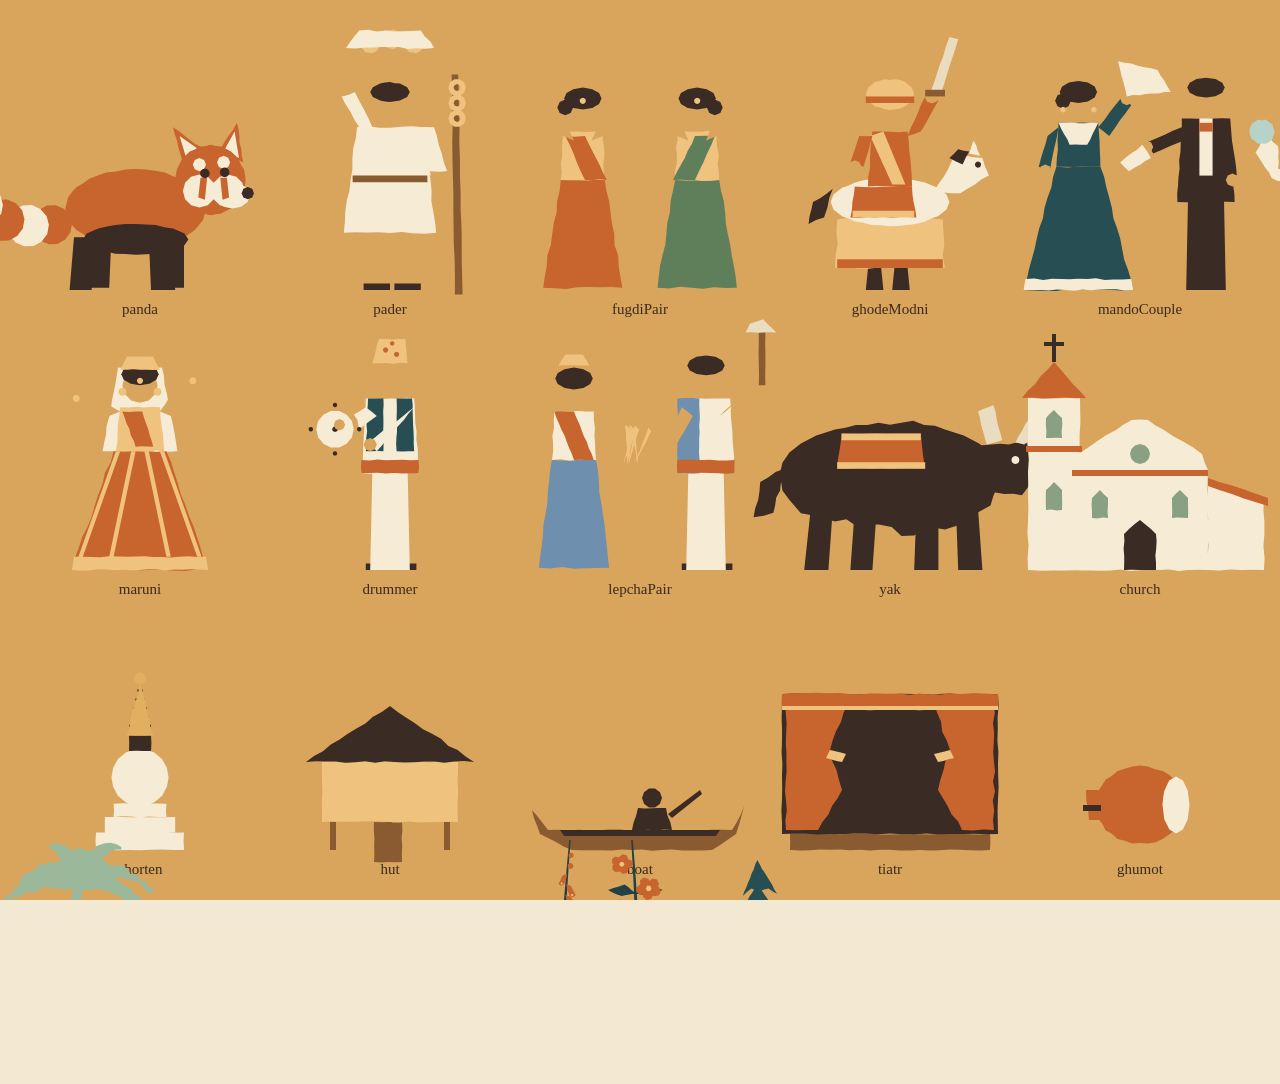
<file: english-x-sigma/test_figs.html>
<!DOCTYPE html><html><head><meta charset="utf-8"><link rel="stylesheet" href="src/style.css">
<style>body{background:#f3e8d2;overflow:auto}#board{position:relative;width:1920px;height:1080px;background:#d9a45b}.lbl{position:absolute;font:14px serif;color:#3b2b1d}</style></head>
<body><div id="board"><svg id="s" width="1920" height="1080" viewBox="0 0 1920 1080"></svg></div>
<svg class="defs"><defs><pattern id="grainPat" patternUnits="userSpaceOnUse" width="160" height="160"><image id="grainImg" width="160" height="160"/></pattern><radialGradient id="winGlowGrad"><stop offset="0" stop-color="#ffd98a" stop-opacity=".75"/><stop offset=".45" stop-color="#ffc766" stop-opacity=".22"/><stop offset="1" stop-color="#ffc766" stop-opacity="0"/></radialGradient></defs></svg>
<script src="src/paper.js"></script>
<script>
const F=PAPER;let out='';
const items=[['panda',F.panda(),2.2],['pader',F.pader(),2.2],['fugdiPair',F.fugdiPair(),2.2],['ghodeModni',F.ghodeModni(),2.2],['mandoCouple',F.mandoCouple(),2.2],['snowLion',F.snowLion(),1.6],['chaamDancer',F.chaamDancer(),2.0],['maruni',F.maruni(),2.2],['drummer',F.drummer(),2.2],['lepchaPair',F.lepchaPair(),2.2],['yak',F.yak(),2.2],['church',F.church(),2.0],['house',F.house(true),2.0],['gompa',F.gompa(),2.0],['chorten',F.chorten(),2.2],['hut',F.hut(),2.0],['boat',F.boat(),2.0],['tiatr',F.tiatrCurtain(),2.0],['ghumot',F.ghumot(),3],['violin',F.violin(),3],['breadBasket',F.breadBasket(),3],['foodGoa',F.foodGoa(),2.2],['foodSikkim',F.foodSikkim(),2.2],['butterLamp',F.butterLamp(),4],['prayerWheel',F.prayerWheel(),3],['conch',F.conch(),4],['coconutNut',F.coconutNut(),4],['lampDiya',F.lampDiya(),4],['carnivalMask',F.carnivalMask(),3]];
let x=140,y=290,i=0;
for(const [name,svg,sc] of items){out+=`<g transform="translate(${x} ${y}) scale(${sc})">${svg}</g><text x="${x}" y="${y+24}" font-size="15" text-anchor="middle" fill="#3b2b1d" font-family="serif">${name}</text>`;x+=250;if(x>1850){x=140;y+=280;}}
// flora
let fl='';
fl+=`<path class="c-ridge" d="${F.palm(60,0,180,20,7)}${F.palm(170,0,120,-14,6)}"/>`;
fl+=`<path class="c-moss" d="${F.roundTree(320,0,150,160)}"/>`;
const rb=F.rhodoBush(450,0,70);fl+=`<path class="c-fern" d="${rb.leaf}"/><path class="c-bell" d="${rb.bloom}"/><path class="c-bell2" d="${rb.dot}"/>`;
const fg=F.foxglove(560,0,220,10,1);fl+=`<path class="c-fg" d="${fg.stalk}"/><path class="c-bell" d="${fg.bells}"/><path class="c-bell2" d="${fg.inner}"/>`;
const rs=F.rhodoSpike(640,0,220,-8,-1);fl+=`<path class="c-fg" d="${rs.stalk}"/><path class="c-bell" d="${rs.bells}"/><path class="c-bell2" d="${rs.inner}"/>`;
fl+=`<path class="c-teal" d="${F.pine(760,0,200,90)}"/>`;
const flg=F.flagLine(840,-150,1060,-120,30,12,16);fl+=`<path class="c-wood" d="${F.poly([[838,0],[842,0],[841,-150],[839,-150]])}${F.poly([[1058,0],[1062,0],[1061,-120],[1059,-120]])}"/>`+F.flagsSvg(flg);
out+=`<g transform="translate(0 1060)">${fl}</g>`;
document.getElementById('s').innerHTML=out;
</script></body></html>
</file>
<file: english-x-sigma/src/style.css>
:root{
  --cream:#f3e8d2;
  --sage:#9bb89b;
  --moss:#5f7f5b;
  --teal:#274e52;
  --ochre:#d9a45b;
  --orange:#c8642d;
  --ink:#3b2b1d;
  --serif:"Iowan Old Style","Palatino Linotype",Palatino,"Book Antiqua",P052,"URW Palladio L",Georgia,serif;
  --shade:rgba(58,38,18,.34);
  --edge:rgba(255,250,236,.5);
  --paper:#f8efdb;
  --paper-ink:#3b2b1d;
  --kick:#9a5526;
  --em:#c8642d;
  --sub:#5b4632;
  --dash:rgba(122,78,40,.35);
  --W:1920px;--H:1080px;
}
*{box-sizing:border-box}
html,body{margin:0;height:100%;overflow:hidden}
body{background:#1f3a3c;color:var(--ink);font-family:var(--serif);-webkit-font-smoothing:antialiased;-webkit-tap-highlight-color:transparent}
body.night{--shade:rgba(6,6,32,.62);--edge:rgba(176,186,255,.2);--paper:#e7e1ef;--paper-ink:#2a2644;--kick:#7b5aa6;--em:#8d4a86;--sub:#4a4468;--dash:rgba(70,60,120,.4)}

/* ---------- the box (a fixed 1920x1080 diorama, scaled to fit the screen) ---------- */
.stage{position:fixed;inset:0;overflow:hidden;overflow:clip;touch-action:none;user-select:none;-webkit-user-select:none;cursor:default}
.viewport{position:absolute;left:0;top:0;width:var(--W);height:var(--H);transform-origin:0 0;overflow:hidden;overflow:clip;background:#1f3a3c}
.sky{position:absolute;inset:0;background:radial-gradient(120% 75% at 70% 22%,#fbf3e1 0%,#f3e8d2 42%,#ecd9b4 100%)}
.sky-night{position:absolute;inset:0;opacity:0;transition:opacity 1.5s ease;background:radial-gradient(95% 70% at 70% 20%,#3a3f8a 0%,#252a69 36%,#161a45 72%,#10132f 100%)}
body.night .sky-night{opacity:1}
.sky-grain{position:absolute;inset:0;width:100%;height:100%;opacity:.9;transition:opacity 1.4s ease}
.pins{position:absolute;inset:0;width:100%;height:100%;opacity:0;pointer-events:none;visibility:hidden;transition:opacity 1.2s ease .5s,visibility 1.2s ease .5s}
body.night .pins{opacity:1;visibility:visible}
.pins circle{fill:#fff4d6;transform-box:fill-box;transform-origin:center}
.pins .tw{animation:twinkle 3.2s ease-in-out infinite}
@keyframes twinkle{0%,100%{transform:scale(1);opacity:1}50%{transform:scale(.3);opacity:.35}}

.layer{position:absolute;left:0;top:0;will-change:transform;pointer-events:none;contain:layout style}
.layer>svg{display:block;overflow:visible}
/* The paper-cut shadow lives inside each sheet as an SVG filter (#shL1, …),
   not as a CSS filter: a CSS filter on a composited element is re-run by the
   compositor every frame. Only the static HTML cards keep a CSS drop-shadow. */
.layer{contain:layout style}
/* sheet tiles: each one carries its own trimmed band + baked shadow */
.tile{position:absolute;contain:layout style}
.tile>svg,.layer>svg.fx{display:block;overflow:visible}
.cut{filter:drop-shadow(0 -1px 0 var(--edge)) drop-shadow(0 calc(var(--sh,4) * 1px) calc(var(--sh,4) * 1.5px) var(--shade));transition:filter 1.2s ease var(--d,0s)}
/* day/night paper stock for the paper-cut shadow baked into each sheet */
#layers .pe{flood-color:#fffaf0;flood-opacity:.5;transition:flood-color 1.2s ease,flood-opacity 1.2s ease}
#layers .ps{flood-color:#3a2612;flood-opacity:.34;transition:flood-color 1.2s ease,flood-opacity 1.2s ease}
body.night #layers .pe{flood-color:#b0baff;flood-opacity:.2}
body.night #layers .ps{flood-color:#060620;flood-opacity:.62}
.place>svg{animation:placeIn .9s cubic-bezier(.2,.8,.25,1) both;animation-delay:calc(var(--i,0) * 70ms)}
@keyframes placeIn{from{transform:translateY(7%);opacity:0}to{transform:none;opacity:1}}

.layer [class*="c-"],.layer .winglow,.layer .lampglow,.layer .puff,.grain{transition:fill 1.25s cubic-bezier(.55,.05,.3,1) var(--d,0s),opacity 1.25s ease var(--d,0s),stroke 1.25s ease var(--d,0s)}
.grain{fill:url(#grainPat);pointer-events:none;transition:opacity 1.2s ease}
body.night .grain{opacity:.5}
body.night .sky-grain{opacity:.35}

/* day / night paper stock (reference palette) */
.c-far{fill:#dfdec3} body.night .c-far{fill:#4a508f}
.c-hill{fill:#bdcfb2} body.night .c-hill{fill:#3e4487}
.c-roof{fill:#a8bd9c} body.night .c-roof{fill:#353b7b}
.c-win{fill:#8aa083} body.night .c-win{fill:#ffd57c}
.winglow{opacity:0} body.night .winglow{opacity:1}
.c-ridge{fill:#9bb89b} body.night .c-ridge{fill:#343a7c}
.c-meadow{fill:#7e9c74} body.night .c-meadow{fill:#2b3071}
.c-river{fill:#b7d2c8} body.night .c-river{fill:#5763ae}
.c-ripple{fill:#f1f2e3} body.night .c-ripple{fill:#b9c1f2}
.glint{fill:#fff3c9;opacity:0} body.night .glint{opacity:.95;animation:glint 2.6s ease-in-out infinite}
@keyframes glint{0%,100%{opacity:.95}50%{opacity:.12}}
.c-moss{fill:#5f7f5b} body.night .c-moss{fill:#24295f}
.c-teal{fill:#274e52} body.night .c-teal{fill:#1a1d4e}
.c-ground{fill:#d9a45b} body.night .c-ground{fill:#352b63}
.c-burrow{fill:#4a3019} body.night .c-burrow{fill:#110e2a}
.c-stem{fill:#f0e3c6} body.night .c-stem{fill:#8d86b9}
.c-cap{fill:#c8642d} body.night .c-cap{fill:#7b3e6b}
.c-dot{fill:#f8efdc} body.night .c-dot{fill:#aef6e4}
.c-fern{fill:#5f7f5b} body.night .c-fern{fill:#262d62}
.c-fall1{fill:#c9713a} body.night .c-fall1{fill:#5a3766}
.c-fall2{fill:#b98f4c} body.night .c-fall2{fill:#443d78}
.c-tuft{fill:#8a9a55} body.night .c-tuft{fill:#2c2a5c}
.c-pebble{fill:#e9dcc0} body.night .c-pebble{fill:#5a5690}
.c-fg{fill:#1f4245} body.night .c-fg{fill:#121439}
.c-fg2{fill:#3d6a50} body.night .c-fg2{fill:#1b1d4a}
.c-bell{fill:#c8642d} body.night .c-bell{fill:#8a4a86}
.c-bell2{fill:#efc27d} body.night .c-bell2{fill:#d7a3d8}
.c-mat{fill:#efe3c9} body.night .c-mat{fill:#8f8bb6}
.c-frame{fill:#1c3739} body.night .c-frame{fill:#0b0c27}
.c-fox{fill:#c8642d} body.night .c-fox{fill:#a14f36}
.c-foxc{fill:#f6ecd6} body.night .c-foxc{fill:#d2cbe4}
.c-foxd{fill:#3a2b24} body.night .c-foxd{fill:#17152f}
.glowdots{filter:url(#softGlow)}
.puff{fill:#e0b673;opacity:0} body.night .puff{fill:#9d96cc}
/* new paper stock for Goa & Sikkim (same family of tints) */
.c-snow{fill:#f7f2e4} body.night .c-snow{fill:#aab0e0}
.c-gold{fill:#e0b060} body.night .c-gold{fill:#8b7cb0}
.c-wood{fill:#8a5a30} body.night .c-wood{fill:#2a2550}
.c-skin{fill:#d9a45b} body.night .c-skin{fill:#8d86b9}
.c-blue{fill:#6f8fae} body.night .c-blue{fill:#3a4580}
.c-wall{fill:#f6ecd6} body.night .c-wall{fill:#cfc7e2}
.c-yellow{fill:#efc27d} body.night .c-yellow{fill:#b193c7}
.c-smoke{fill:#f6ecd6;opacity:.6} body.night .c-smoke{fill:#b9b4d6}
.c-lamp{fill:#ffd57c} body.night .c-lamp{fill:#ffd57c}
.lampglow{opacity:0} body.night .lampglow{opacity:1}

/* ---------- hanging things ---------- */
.hang{position:absolute;top:0;transition:transform 1.6s cubic-bezier(.5,-.28,.25,1.22);transition-delay:var(--hd,0s)}
.hang .swing{position:relative;transform-origin:50% 0;animation:swing var(--sd,5s) ease-in-out infinite alternate;animation-delay:var(--sdl,0s)}
.hang .string{position:absolute;left:50%;top:0;width:1px;margin-left:-.5px;height:var(--len);background:linear-gradient(rgba(74,54,34,.25),rgba(74,54,34,.6))}
body.night .hang .string{background:linear-gradient(rgba(220,220,255,.08),rgba(220,220,255,.36))}
.hang .obj{position:absolute;left:50%;top:var(--len);transform:translate(-50%,-6%);filter:drop-shadow(0 5px 6px var(--shade))}
.hang .obj svg{display:block;overflow:visible}
.hang.day{transform:none}
body.night .hang.day{transform:translateY(calc(-1px * var(--up)))}
.hang.nite{transform:translateY(calc(-1px * var(--up)))}
body.night .hang.nite{transform:none}
@keyframes swing{from{transform:rotate(-1.6deg)}to{transform:rotate(1.6deg)}}
.halo{position:absolute;left:50%;top:50%;width:260%;height:260%;transform:translate(-50%,-50%);border-radius:50%;background:radial-gradient(circle,rgba(255,236,190,.34) 0%,rgba(255,236,190,.12) 34%,rgba(255,236,190,0) 66%);pointer-events:none}

/* ---------- leaves / fireflies ---------- */
.leaf{position:absolute;left:0;top:0;will-change:transform;filter:drop-shadow(1px 4px 3px var(--shade))}
.leaf svg{display:block}
.lf-a{fill:#d9a45b} body.night .lf-a{fill:#6c5a8f}
.lf-b{fill:#c8642d} body.night .lf-b{fill:#7a4577}
.lf-c{fill:#9bb89b} body.night .lf-c{fill:#4a569a}
.lf-v{fill:none;stroke:rgba(255,246,226,.55);stroke-width:.7} body.night .lf-v{stroke:rgba(210,210,255,.3)}
.leaf path{transition:fill 1.2s ease .6s}
#flies{pointer-events:none}

.vignette{position:absolute;inset:0;pointer-events:none;box-shadow:inset 0 0 16vmin rgba(60,36,14,.22);transition:box-shadow 1.4s ease}
body.night .vignette{box-shadow:inset 0 0 22vmin rgba(2,2,20,.55)}

/* ---------- paper labels (the reference tag, extended into a family of cards) ---------- */
.content{position:absolute;left:0;top:0;width:var(--W);height:var(--H);will-change:transform;pointer-events:none}
.slot{position:absolute;top:0;width:var(--W);height:var(--H);contain:layout style}
.slot:not(.on):not(.off){visibility:hidden;pointer-events:none}
.slot.on,.slot.off{visibility:visible}
.slot>*{position:absolute}
.slot .anim{opacity:0}
.slot.on .anim{animation:placeIn .9s cubic-bezier(.2,.8,.25,1) both;animation-delay:calc(var(--i,0) * 110ms + 380ms)}
.slot.on .anim.drop{animation-name:dropIn}
@keyframes dropIn{from{transform:translateY(-6%);opacity:0}to{transform:none;opacity:1}}
.slot.off .anim{animation:placeOut .45s ease both;animation-delay:calc(var(--i,0) * 40ms)}
@keyframes placeOut{from{transform:none;opacity:1}to{transform:translateY(5%);opacity:0}}
.slot.on li,.slot.on .row,.slot.on .mini,.slot.on .tl>div{animation:placeIn .7s cubic-bezier(.2,.8,.25,1) both;animation-delay:calc(var(--i,0) * 110ms + var(--j,0) * 85ms + 620ms)}
.slot:not(.on) li,.slot:not(.on) .row,.slot:not(.on) .mini,.slot:not(.on) .tl>div{opacity:0}

.tag-wrap{transform-origin:50% 0;will-change:transform;filter:drop-shadow(2px 10px 9px var(--shade))}
.tag-wrap.swingy{animation:swing var(--sd,5s) ease-in-out infinite alternate;animation-delay:var(--sdl,0s)}
.tag.small{padding:44px 22px 22px}
.tag.small .sub{font-size:15px;max-width:30ch}
.tag-string{display:block;margin:0 auto;width:1px;height:var(--len,54px);background:linear-gradient(rgba(74,54,34,.2),rgba(74,54,34,.7))}
body.night .tag-string{background:linear-gradient(rgba(230,230,255,.1),rgba(230,230,255,.45))}
.tag{position:relative;width:var(--tw,290px);padding:52px 28px 26px;text-align:center;pointer-events:auto;
  background:var(--paper);color:var(--paper-ink);
  clip-path:polygon(24% 0,76% 0,100% 16%,100% 100%,0 100%,0 16%);
  transition:background-color 1.2s ease,color 1.2s ease}
.tag>*{position:relative}
.tag::after{content:"";position:absolute;inset:7px;border:1px dashed var(--dash);clip-path:polygon(23% 0,77% 0,100% 15%,100% 100%,0 100%,0 15%);pointer-events:none}
.tag-hole{position:absolute;left:50%;top:15px;width:18px;height:18px;margin-left:-9px;border-radius:50%;background:#1f3a3c;box-shadow:0 0 0 3.5px var(--ochre),0 0 0 4.5px rgba(90,56,24,.35);transition:background-color 1.2s ease}
body.night .tag-hole{background:#141841}
.tag-knot{position:absolute;left:50%;top:-2px;width:1px;height:25px;margin-left:-.5px;background:rgba(74,54,34,.7)}
body.night .tag-knot{background:rgba(230,230,255,.45)}
.kicker{margin:0 0 8px;font-size:12.5px;letter-spacing:.24em;text-transform:uppercase;color:var(--kick);font-variant-numeric:oldstyle-nums;transition:color 1.2s ease}
.tag h1{margin:0;font-weight:400;font-size:64px;line-height:.96;letter-spacing:-.01em}
.tag h1 em,.card h2 em,.card h3 em,.big em{display:block;font-style:italic;color:var(--em);font-size:1.12em;letter-spacing:0;transition:color 1.2s ease}
.card h2 em.in,.card h3 em.in{display:inline;font-size:1em}
.tag .sub{margin:14px auto 0;max-width:26ch;font-size:17px;line-height:1.42;font-style:italic;color:var(--sub);transition:color 1.2s ease}
.rule{display:block;width:44px;height:6px;margin:12px auto 0;background:radial-gradient(circle,var(--moss) 1.4px,transparent 1.8px) 0 50%/9px 6px repeat-x}
.rule.left{margin-left:0}

/* a sheet of paper: the tag's cousin */
.card-wrap{position:relative;filter:drop-shadow(0 -1px 0 var(--edge)) drop-shadow(0 9px 9px var(--shade))}
.card-wrap.pinned::before{content:"";position:absolute;left:50%;top:-9px;width:18px;height:18px;margin-left:-9px;border-radius:50%;background:#1f3a3c;box-shadow:0 0 0 3.5px var(--ochre),0 0 0 4.5px rgba(90,56,24,.35);z-index:2}
.card{position:relative;background:var(--paper);color:var(--paper-ink);padding:30px 36px 30px;pointer-events:auto;
  clip-path:var(--clip);transition:background-color 1.2s ease,color 1.2s ease;font-size:21.5px;line-height:1.38}
.card::after{content:"";position:absolute;inset:9px;border:1px dashed var(--dash);clip-path:var(--clip2);pointer-events:none}
.card>*{position:relative}
.card h2{margin:0 0 6px;font-weight:400;font-size:46px;line-height:1.02;letter-spacing:-.01em}
.card h3{margin:0 0 6px;font-weight:400;font-size:30px;line-height:1.08}
.card .sub{margin:0 0 10px;font-size:18px;line-height:1.4;font-style:italic;color:var(--sub);transition:color 1.2s ease}
.card .rule{margin:10px 0 14px}
.card p{margin:0 0 10px}
.card ul{margin:0;padding:0;list-style:none}
.card li{position:relative;padding-left:26px;margin:0 0 9px}
.card li::before{content:"";position:absolute;left:3px;top:.52em;width:9px;height:9px;border-radius:50% 50% 50% 0;transform:rotate(-45deg);background:var(--moss);opacity:.85}
.card li b,.card .row b{font-weight:600}
.card .cols{display:grid;grid-template-columns:1fr 1fr;column-gap:32px}
.card .cols3{display:grid;grid-template-columns:1fr 1fr 1fr;column-gap:26px}
.card .note{font-size:16.5px;font-style:italic;color:var(--sub);margin-top:8px}
.card .lead{font-size:23px}
.card em.o{color:var(--em);font-style:italic}
.small{font-size:17px;line-height:1.35}
.card .cap{font-size:12px;letter-spacing:.2em;text-transform:uppercase;color:var(--kick);margin:0 0 6px}

/* member / outcome tables */
.roster{width:100%;border-collapse:collapse;font-size:21px}
.roster td,.roster th{padding:9px 10px;text-align:left;vertical-align:top;border-bottom:1px dashed var(--dash)}
.roster th{font-weight:400;font-size:12.5px;letter-spacing:.22em;text-transform:uppercase;color:var(--kick)}
.roster td:first-child{white-space:nowrap}
.roster .n{font-size:24px}
.roster .r{color:var(--sub);font-style:italic;white-space:nowrap}
.roster tr:last-child td{border-bottom:0}
.badge{display:inline-block;margin-left:8px;padding:1px 9px 2px;font-size:12px;letter-spacing:.16em;text-transform:uppercase;color:#f8efdb;background:var(--teal);clip-path:polygon(2% 10%,98% 0,100% 90%,0 100%)}
body.night .badge{background:#3a3f86}

/* timeline */
.tl{display:grid;grid-template-columns:150px 1fr;row-gap:0}
.tl>div{padding:7px 0 7px 0;border-bottom:1px dashed var(--dash)}
.tl>div:nth-last-child(-n+2){border-bottom:0}
.tl .yr{font-style:italic;color:var(--em);font-size:22px;padding-right:12px}

/* comparison table */
.cmp{width:100%;border-collapse:collapse;font-size:19.5px;line-height:1.32}
.cmp th{font-weight:400;text-align:left;padding:6px 12px 10px;font-size:26px;border-bottom:2px solid var(--dash)}
.cmp th:first-child{width:118px}
.cmp th em{color:var(--em)}
.cmp td{padding:11px 12px;vertical-align:top;border-bottom:1px dashed var(--dash)}
.cmp tr:last-child td{border-bottom:0}
.cmp td:first-child{font-size:12.5px;letter-spacing:.22em;text-transform:uppercase;color:var(--kick);padding-top:16px}
.cmp td.th{background:rgba(155,184,155,.18)}
body.night .cmp td.th{background:rgba(120,110,190,.18)}

/* mini cards grid (learning outcomes) */
.grid5{display:grid;grid-template-columns:repeat(3,1fr);gap:22px 24px}
.mini{position:relative;background:rgba(255,255,255,.28);padding:16px 18px 14px;clip-path:var(--mclip);font-size:19px;line-height:1.35}
body.night .mini{background:rgba(60,50,110,.18)}
.mini .who{font-size:25px;margin:0 0 4px}
.mini .who span{font-size:13px;letter-spacing:.18em;text-transform:uppercase;color:var(--kick);margin-left:8px}

/* the poster frame */
.poster-wrap{filter:drop-shadow(0 -1px 0 var(--edge)) drop-shadow(0 14px 14px var(--shade))}
.poster{position:relative;background:var(--paper);padding:22px;clip-path:var(--clip);transition:background-color 1.2s ease}
.poster .ph{position:relative;width:100%;height:100%;background:#efe3c9;display:flex;align-items:center;justify-content:center;text-align:center;overflow:hidden;cursor:pointer;pointer-events:auto}
body.night .poster .ph{background:#cfc7e2}
.poster .ph img{position:absolute;inset:0;width:100%;height:100%;object-fit:contain;display:none}
.poster .ph.has img{display:block}
.poster .ph.has .ph-text{display:none}
.poster .ph-text{position:relative;padding:28px;color:var(--sub);font-style:italic;font-size:20px;line-height:1.45}
.poster .ph-text b{display:block;font-style:normal;font-size:30px;color:var(--paper-ink);margin-bottom:8px}
.poster .ph::after{content:"";position:absolute;inset:14px;border:1px dashed var(--dash);pointer-events:none}
.poster .corner{position:absolute;width:38px;height:38px;background:var(--paper);clip-path:polygon(0 0,100% 0,0 100%);filter:drop-shadow(1px 2px 2px rgba(0,0,0,.25));z-index:3}
.poster .corner.tr{transform:rotate(90deg)}.poster .corner.br{transform:rotate(180deg)}.poster .corner.bl{transform:rotate(270deg)}

/* captions in the scene (the reference "hint" style) */
.scene-note{padding:8px 14px;font-size:15.5px;font-style:italic;line-height:1.35;color:#f8efdb;background:rgba(28,55,57,.78);
  clip-path:polygon(0 8%,40% 0,100% 6%,99% 94%,55% 100%,1% 96%);transition:background-color 1.2s ease;white-space:nowrap}
body.night .scene-note{background:rgba(12,13,40,.8);color:#e7e1ef}
.scene-note b{font-weight:600;font-style:normal;color:#f2c47f}

/* ---------- controls ---------- */
.controls{position:absolute;right:48px;bottom:40px;z-index:11;display:flex;gap:12px;align-items:center}
.chip{appearance:none;display:inline-flex;align-items:center;gap:10px;padding:10px 16px 10px 12px;border:0;font:inherit;font-size:16px;color:var(--ink);cursor:pointer;background:#f8efdb;pointer-events:auto;
  clip-path:polygon(2% 6%,30% 0,62% 4%,99% 1%,100% 52%,98% 96%,64% 100%,34% 97%,1% 100%,0 48%);
  filter:drop-shadow(0 4px 5px var(--shade));transition:transform .25s cubic-bezier(.3,1.6,.5,1),background-color 1.2s ease,color 1.2s ease}
.chip[hidden]{display:none}
.chip:hover{transform:translateY(-2px) rotate(-1deg)}
.chip:active{transform:translateY(1px) scale(.98)}
.chip:focus-visible{outline:none;background:#fff7e4;box-shadow:inset 0 0 0 2px var(--orange)}
body.night .chip{background:#e7e1ef;color:#2a2644}
.chip.counter{cursor:default;padding:10px 14px;font-style:italic}
.chip.counter b{font-weight:400;font-style:normal;font-variant-numeric:tabular-nums}
.chip svg.arrow{width:18px;height:18px}
.track{position:relative;width:52px;height:26px;border-radius:13px;background:#d9c7a1;box-shadow:inset 0 2px 3px rgba(80,50,20,.3);transition:background-color .9s ease}
body.night .track{background:#3a3f86}
.knob{position:absolute;top:2px;left:2px;width:22px;height:22px;border-radius:50%;transition:transform .7s cubic-bezier(.5,-.3,.3,1.35)}
body.night .knob{transform:translateX(26px)}
.knob svg{position:absolute;inset:0;width:22px;height:22px;transition:opacity .5s ease,transform .7s ease}
.knob .k-moon{opacity:0;transform:rotate(-90deg)}
body.night .knob .k-sun{opacity:0;transform:rotate(90deg)}
body.night .knob .k-moon{opacity:1;transform:none}
.chip-label{min-width:3.2em;text-align:left;font-style:italic}
.hint{position:absolute;left:48px;bottom:40px;z-index:11;margin:0;padding:9px 14px;max-width:560px;font-size:15px;font-style:italic;line-height:1.35;color:#f8efdb;background:rgba(28,55,57,.78);
  clip-path:polygon(0 8%,40% 0,100% 6%,99% 94%,55% 100%,1% 96%);transition:opacity .8s ease,background-color 1.2s ease;pointer-events:none}
body.night .hint{background:rgba(12,13,40,.8);color:#e7e1ef}
.hint b{font-weight:600;font-style:normal;color:#f2c47f}
.hint.gone{opacity:0}
.sr-only{position:absolute;width:1px;height:1px;overflow:hidden;clip:rect(0 0 0 0);clip-path:inset(50%);white-space:nowrap}
.defs{position:absolute;width:0;height:0;overflow:hidden}
.panda-btn{position:absolute;left:0;top:0;width:10px;height:10px;padding:0;margin:0;border:0;border-radius:40%;background:transparent;cursor:pointer;pointer-events:auto;touch-action:manipulation}
.panda-btn:focus-visible{outline:2px dashed #fff6df;outline-offset:4px}
@media (prefers-reduced-motion:reduce){
  .place>svg,.slot.on .anim,.slot.on li,.slot.on .row,.slot.on .mini,.slot.on .tl>div{animation-duration:.01s;animation-delay:0s}
  .hang .swing,.pins .tw{animation:none}
}
/* grain overlays must stay out of flow (after the .tag>* / .card>* rules) */
.tag-grain,.card-grain{position:absolute;inset:0;width:100%;height:100%;pointer-events:none}


/* ---------- Speaker badge ---------- */
.speaker-tag{position:absolute;top:24px;right:28px;font-size:13.5px;letter-spacing:.06em;text-transform:uppercase;color:var(--kick);background:rgba(154,85,38,.09);border:1px solid rgba(154,85,38,.24);border-radius:999px;padding:5px 14px;font-family:var(--serif);font-weight:600;pointer-events:none;z-index:2;white-space:nowrap}
body.night .speaker-tag{color:#d5ceea;background:rgba(123,90,166,.2);border-color:rgba(123,90,166,.38)}

/* ---------- Thank You Slide & Sources Pull-Down ---------- */
#slot17 .sources-card-pos{transform:translateY(-140%) rotate(-.4deg) !important;opacity:0;pointer-events:none;transition:transform .85s cubic-bezier(.16,1,.3,1),opacity .45s ease;z-index:10}
#slot17.show-sources .sources-card-pos{transform:translateY(0) rotate(-.4deg) !important;opacity:1;pointer-events:auto}
#slot17 .thanks-tag{left:650px !important;transition:left .85s cubic-bezier(.16,1,.3,1) !important}
#slot17.show-sources .thanks-tag{left:1140px !important}

.sources-btn{display:inline-flex;align-items:center;gap:10px;background:var(--paper);color:var(--paper-ink);border:1px dashed var(--dash);padding:10px 24px;font-family:var(--serif);font-size:16px;font-style:italic;cursor:pointer;border-radius:6px;box-shadow:0 4px 12px var(--shade);transition:transform .2s ease,background .2s ease,border-color .2s ease;pointer-events:auto}
.sources-btn:hover{background:#fdf9f1;transform:translateY(-2px);border-color:var(--kick)}
.sources-btn:active{transform:translateY(0)}
.sources-btn-icon{display:inline-block;transition:transform .3s ease;font-style:normal;font-size:16px;font-weight:bold}
body.night .sources-btn{background:#2a2448;color:#eee6f7;border-color:rgba(176,186,255,.35)}
body.night .sources-btn:hover{background:#352e5a;border-color:var(--kick)}

/* Low-end quality tier: preserve content and geometry, simplify costly effects. */
body.lite .layer.cut{filter:drop-shadow(0 4px 0 var(--shade))}
body.lite .layer path,body.lite .layer circle{transition:fill .5s ease,opacity .5s ease}
body.lite .leaf,body.lite .hang .obj{filter:none}
body.lite .glowdots{filter:none}
body.lite .glint{animation:none;opacity:.5}
body.lite .pins .tw{animation-duration:4.4s}
body.lite .tag-wrap{filter:drop-shadow(2px 6px 5px var(--shade))}
body.lite .card-wrap{filter:drop-shadow(0 7px 6px var(--shade))}
body.lite .poster-wrap{filter:drop-shadow(0 10px 9px var(--shade))}
/* a filtered element that also *moves* re-runs its blur every single frame;
   dropping the filter on the swinging tags is cheaper than dropping the swing */
body.lite .tag-wrap.swingy{filter:none}
body.lite .hang .swing{animation-duration:9s}
</file>
